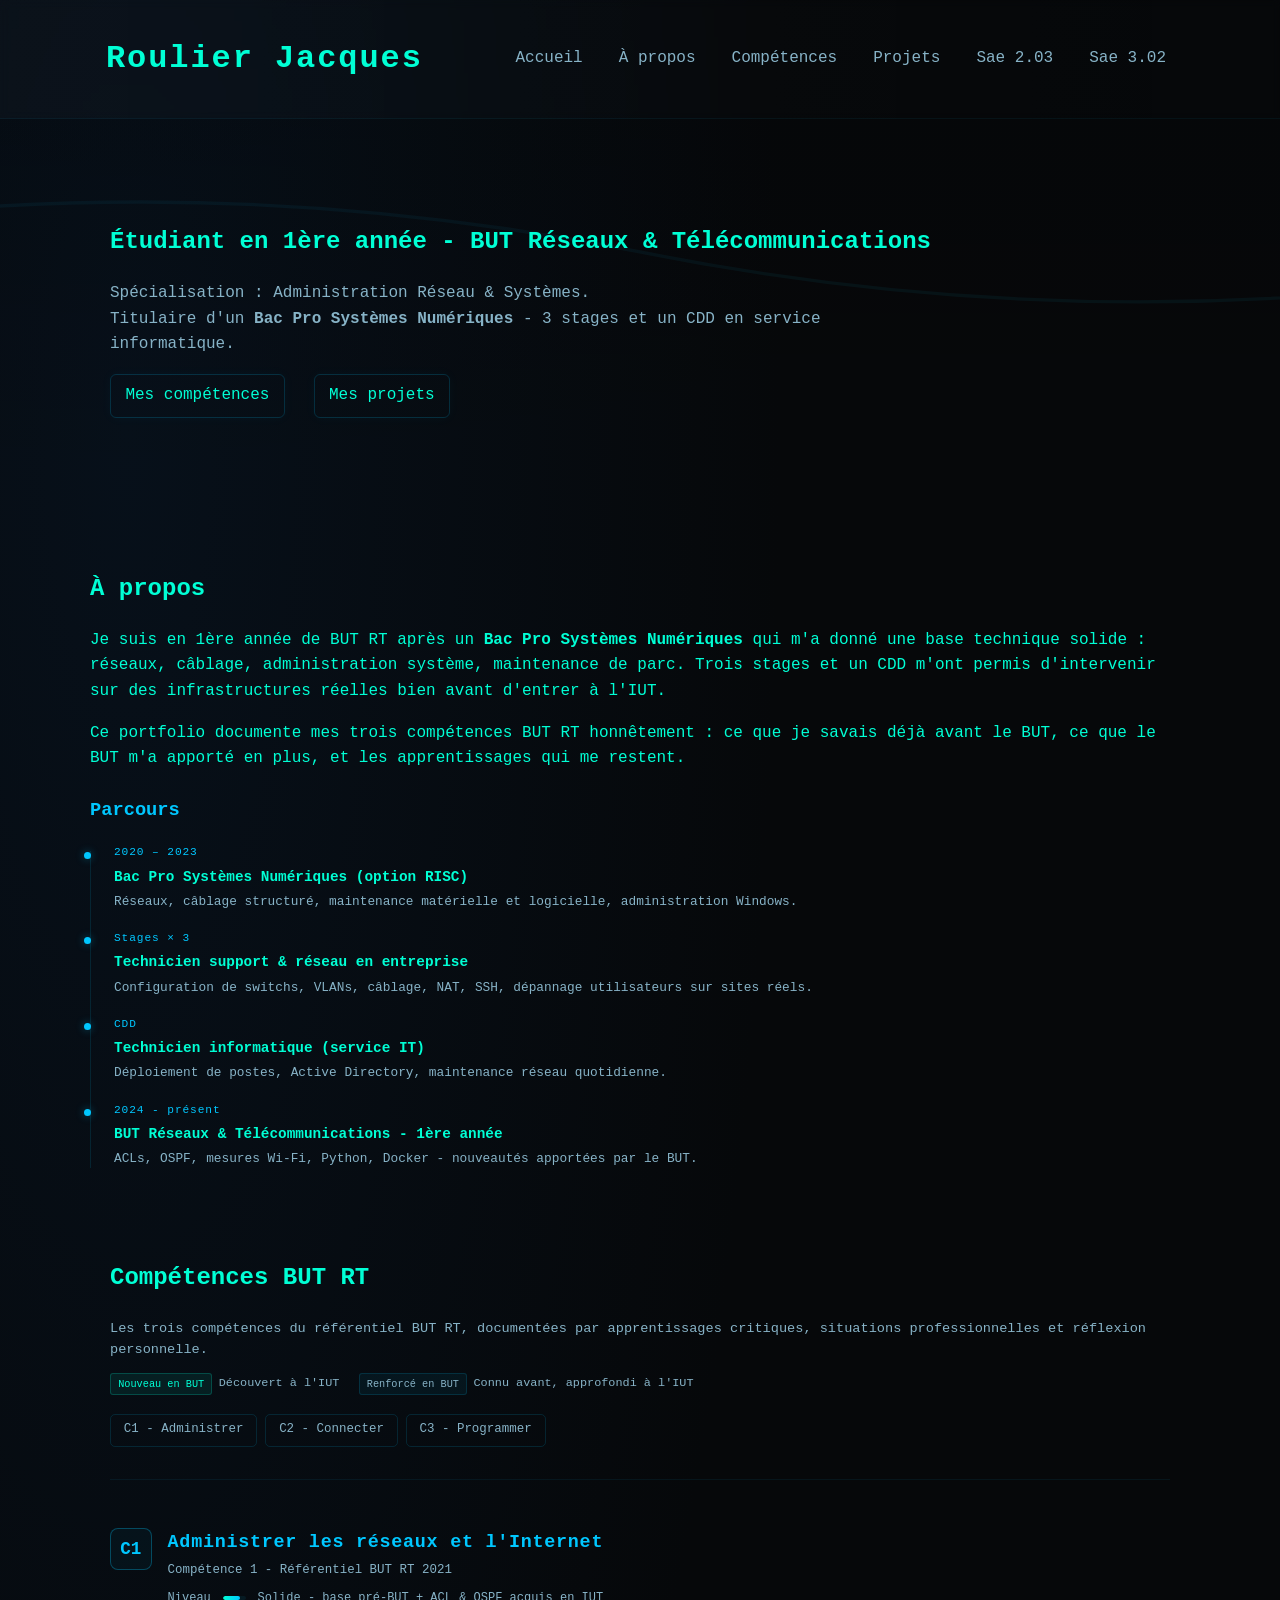
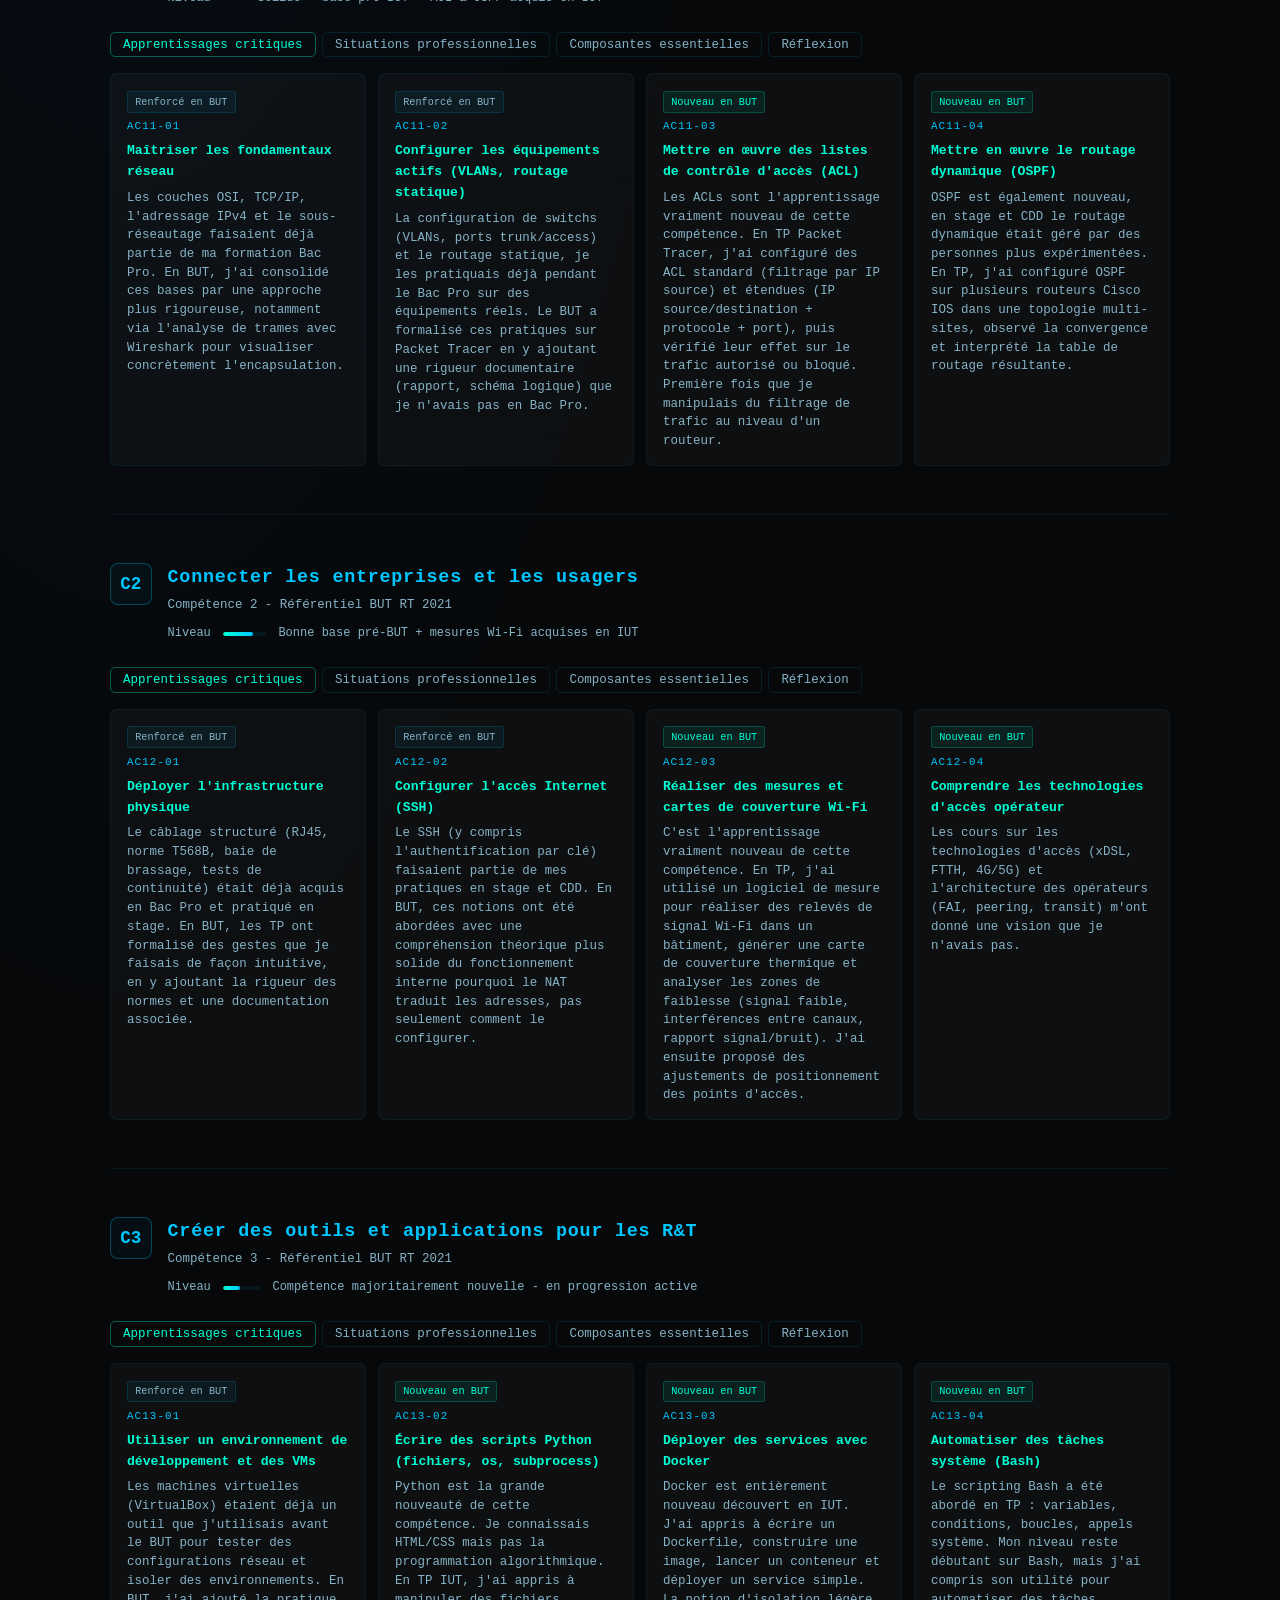
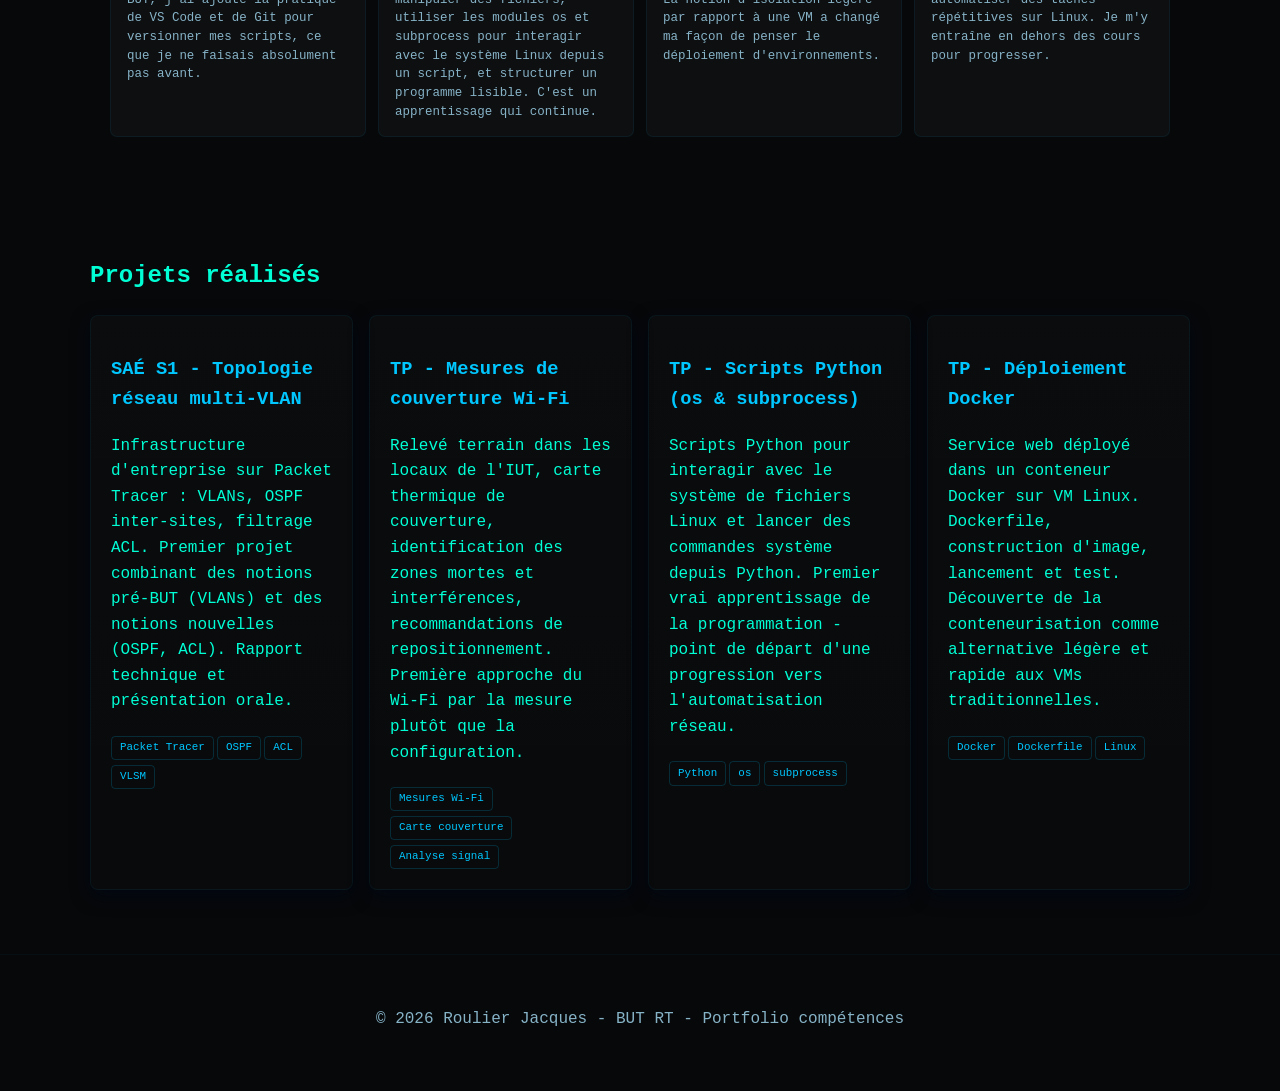
<file: index.html>
<!doctype html>
<html lang="fr">
<head>
	<meta charset="utf-8">
	<meta http-equiv="X-UA-Compatible" content="IE=edge">
	<meta name="viewport" content="width=device-width, initial-scale=1">
	<meta name="description" content="Portfolio BUT RT — Roulier Jacques — Compétences et parcours.">
	<meta name="author" content="Roulier Jacques">
	<meta name="theme-color" content="#06080a">
	<title>Portfolio - Roulier Jacques (BUT RT)</title>
	<link rel="icon" href="favicon.ico">
	<link rel="stylesheet" href="styles.css">
</head>
<body class="cyber">
	<a class="skip-link" href="#main">Aller au contenu</a>

	<header class="site-header">
		<div class="container header-inner">
			<h1 class="site-title"><a href="#">Roulier Jacques</a></h1>
			<nav class="main-nav" aria-label="Navigation principale">
				<ul>
					<li><a href="#accueil">Accueil</a></li>
					<li><a href="#apropos">À propos</a></li>
					<li><a href="#competences">Compétences</a></li>
					<li><a href="#projets">Projets</a></li>
					<li><a href="sae2.03.html">Sae 2.03</a></li>
					<li><a href="sae3.02.html">Sae 3.02</a></li>
				</ul>
			</nav>
		</div>
	</header>

	<main id="main" role="main">

		<section id="accueil" class="hero">
			<div class="container">
				<h2>Étudiant en 1ère année - BUT Réseaux &amp; Télécommunications</h2>
				<p class="lead">
					Spécialisation : Administration Réseau &amp; Systèmes.<br>
					Titulaire d'un <strong>Bac Pro Systèmes Numériques</strong> - 3 stages et un CDD en service informatique.
				</p>
				<p>
					<a class="btn" href="#competences">Mes compétences</a>
					&nbsp;
					<a class="btn" href="#projets">Mes projets</a>
				</p>
			</div>
		</section>

		<section id="apropos" class="about container">
			<h2>À propos</h2>
			<p>
				Je suis en 1ère année de BUT RT après un <strong>Bac Pro Systèmes Numériques</strong>
				qui m'a donné une base technique solide : réseaux, câblage, administration système,
				maintenance de parc. Trois stages et un CDD m'ont permis d'intervenir sur des
				infrastructures réelles bien avant d'entrer à l'IUT.
			</p>
			<p>
				Ce portfolio documente mes trois compétences BUT RT honnêtement : ce que je savais déjà
				avant le BUT, ce que le BUT m'a apporté en plus, et les apprentissages qui me restent.
			</p>

			<h3 style="margin-top:1.5rem;">Parcours</h3>
			<div class="timeline">
				<div class="tl-item">
					<div class="tl-date">2020 – 2023</div>
					<div class="tl-title">Bac Pro Systèmes Numériques (option RISC)</div>
					<div class="tl-desc">Réseaux, câblage structuré, maintenance matérielle et logicielle, administration Windows.</div>
				</div>
				<div class="tl-item">
					<div class="tl-date">Stages × 3</div>
					<div class="tl-title">Technicien support &amp; réseau en entreprise</div>
					<div class="tl-desc">Configuration de switchs, VLANs, câblage, NAT, SSH, dépannage utilisateurs sur sites réels.</div>
				</div>
				<div class="tl-item">
					<div class="tl-date">CDD</div>
					<div class="tl-title">Technicien informatique (service IT)</div>
					<div class="tl-desc">Déploiement de postes, Active Directory, maintenance réseau quotidienne.</div>
				</div>
				<div class="tl-item">
					<div class="tl-date">2024 - présent</div>
					<div class="tl-title">BUT Réseaux &amp; Télécommunications - 1ère année</div>
					<div class="tl-desc">ACLs, OSPF, mesures Wi-Fi, Python, Docker - nouveautés apportées par le BUT.</div>
				</div>
			</div>
		</section>

		<section id="competences" class="container">
			<h2>Compétences BUT RT</h2>
			<p style="color:var(--muted);font-size:0.85rem;margin-bottom:0.75rem;">
				Les trois compétences du référentiel BUT RT, documentées par apprentissages critiques,
				situations professionnelles et réflexion personnelle.
			</p>
			<div class="legend">
				<div class="legend-item">
					<span class="ac-origin nouveau" style="margin:0;">Nouveau en BUT</span>
					<span>Découvert à l'IUT</span>
				</div>
				<div class="legend-item">
					<span class="ac-origin renforce" style="margin:0;">Renforcé en BUT</span>
					<span>Connu avant, approfondi à l'IUT</span>
				</div>
			</div>

			<nav class="comp-nav" aria-label="Navigation compétences">
				<a href="#c1">C1 - Administrer</a>
				<a href="#c2">C2 - Connecter</a>
				<a href="#c3">C3 - Programmer</a>
			</nav>

			<!-- C1 -->
			<div id="c1" class="competence-section">
				<div class="competence-header">
					<div class="competence-badge">C1</div>
					<div>
						<h3 class="competence-title">Administrer les réseaux et l'Internet</h3>
						<p class="competence-subtitle">Compétence 1 - Référentiel BUT RT 2021</p>
						<div class="level-bar">
							<span>Niveau</span>
							<div class="bar-track"><div class="bar-fill" style="width:75%"></div></div>
							<span>Solide - base pré-BUT + ACL &amp; OSPF acquis en IUT</span>
						</div>
					</div>
				</div>

				<div class="tabs">
					<button class="tab-btn active" onclick="switchTab(this,'c1-ac')">Apprentissages critiques</button>
					<button class="tab-btn" onclick="switchTab(this,'c1-sit')">Situations professionnelles</button>
					<button class="tab-btn" onclick="switchTab(this,'c1-ce')">Composantes essentielles</button>
					<button class="tab-btn" onclick="switchTab(this,'c1-ref')">Réflexion</button>
				</div>

				<div id="c1-ac" class="tab-panel active">
					<div class="ac-grid">
						<div class="ac-item">
							<div class="ac-origin renforce">Renforcé en BUT</div>
							<div class="ac-code">AC11-01</div>
							<div class="ac-label">Maîtriser les fondamentaux réseau</div>
							<div class="ac-desc">
								Les couches OSI, TCP/IP, l'adressage IPv4 et le sous-réseautage faisaient
								déjà partie de ma formation Bac Pro. En BUT, j'ai consolidé ces bases par
								une approche plus rigoureuse, notamment via l'analyse de trames avec
								Wireshark pour visualiser concrètement l'encapsulation.
							</div>
						</div>
						<div class="ac-item">
							<div class="ac-origin renforce">Renforcé en BUT</div>
							<div class="ac-code">AC11-02</div>
							<div class="ac-label">Configurer les équipements actifs (VLANs, routage statique)</div>
							<div class="ac-desc">
								La configuration de switchs (VLANs, ports trunk/access) et le routage statique,
								je les pratiquais déjà pendant le Bac Pro sur des équipements réels.
								Le BUT a formalisé ces pratiques sur Packet Tracer en y ajoutant
								une rigueur documentaire (rapport, schéma logique) que je n'avais pas en Bac Pro.
							</div>
						</div>
						<div class="ac-item">
							<div class="ac-origin nouveau">Nouveau en BUT</div>
							<div class="ac-code">AC11-03</div>
							<div class="ac-label">Mettre en œuvre des listes de contrôle d'accès (ACL)</div>
							<div class="ac-desc">
								Les ACLs sont l'apprentissage vraiment nouveau de cette compétence.
								En TP Packet Tracer, j'ai configuré des ACL standard (filtrage par IP source)
								et étendues (IP source/destination + protocole + port), puis vérifié leur
								effet sur le trafic autorisé ou bloqué. Première fois que je manipulais
								du filtrage de trafic au niveau d'un routeur.
							</div>
						</div>
						<div class="ac-item">
							<div class="ac-origin nouveau">Nouveau en BUT</div>
							<div class="ac-code">AC11-04</div>
							<div class="ac-label">Mettre en œuvre le routage dynamique (OSPF)</div>
							<div class="ac-desc">
								OSPF est également nouveau, en stage et CDD le routage dynamique était
								géré par des personnes plus expérimentées. En TP, j'ai configuré OSPF
								sur plusieurs routeurs Cisco IOS dans une topologie multi-sites,
								observé la convergence et interprété la table de routage résultante.
							</div>
						</div>
					</div>
				</div>

				<div id="c1-sit" class="tab-panel">
					<div class="situation-card">
						<h4>CDD — Administration réseau quotidienne</h4>
						<p>
							Intervention sur le réseau local : remplacement d'un switch, vérification des VLANs
							par service (voix / données), tests de connectivité. Une situation que je maîtrisais
							bien grâce à mes stages j'ai pu être autonome rapidement.
						</p>
						<div><span class="tag">VLANs</span><span class="tag">Switch managé</span><span class="tag">Environnement réel</span></div>
					</div>
				</div>

				<div id="c1-ce" class="tab-panel">
					<ul class="ce-list">
						<li>En respectant les principes fondamentaux des architectures réseau (couches, protocoles, adressage)</li>
						<li>En tenant compte des contraintes de sécurité notamment via le filtrage ACL pour contrôler les flux</li>
						<li>En documentant les configurations et topologies pour assurer la maintenabilité</li>
						<li>En utilisant des outils de simulation (Packet Tracer) pour valider les configurations</li>
						<li>En adoptant une démarche méthodique de diagnostic (ping, traceroute, show ip route, show access-lists)</li>
					</ul>
				</div>

				<div id="c1-ref" class="tab-panel">
					<div class="reflexion-block">
						<strong>Ce que je savais avant, ce que le BUT m'a vraiment apporté :</strong><br><br>
						Avant le BUT, les VLANs et la configuration de switchs faisaient partie de mon quotidien
						en Bac Pro. Je n'avais pas de lacune à ce niveau j'intervenais sur des
						équipements réels avec une bonne autonomie.<br><br>
						Ce que le BUT m'a vraiment apporté, c'est d'abord les <strong>ACLs</strong>. Je savais
						que le filtrage réseau existait, mais je ne l'avais jamais configuré moi-même.
						Comprendre la logique de traitement (lecture séquentielle des règles, deny implicite
						final) m'a donné une vision beaucoup plus précise de ce que fait réellement un routeur
						sur le trafic et m'a fait comprendre pourquoi certaines communications échouaient
						sans raison apparente dans mes anciens environnements de stage.<br><br>
						<strong>OSPF</strong> a aussi été une vraie découverte : en entreprise, le routage
						dynamique était géré par des gens plus expérimentés. Comprendre comment les routeurs
						échangent leurs routes et convergent automatiquement m'a aidé à comprendre des
						comportements réseau que j'observais sans pouvoir les expliquer avant.<br><br>
						Ce que je veux approfondir : la sécurité réseau plus avancée (pare-feu étatique, DMZ)
						et la supervision (Zabbix) que j'aborderai en S3/S4.
					</div>
				</div>
			</div>

			<!-- C2 -->
			<div id="c2" class="competence-section">
				<div class="competence-header">
					<div class="competence-badge">C2</div>
					<div>
						<h3 class="competence-title">Connecter les entreprises et les usagers</h3>
						<p class="competence-subtitle">Compétence 2 - Référentiel BUT RT 2021</p>
						<div class="level-bar">
							<span>Niveau</span>
							<div class="bar-track"><div class="bar-fill" style="width:70%"></div></div>
							<span>Bonne base pré-BUT + mesures Wi-Fi acquises en IUT</span>
						</div>
					</div>
				</div>

				<div class="tabs">
					<button class="tab-btn active" onclick="switchTab(this,'c2-ac')">Apprentissages critiques</button>
					<button class="tab-btn" onclick="switchTab(this,'c2-sit')">Situations professionnelles</button>
					<button class="tab-btn" onclick="switchTab(this,'c2-ce')">Composantes essentielles</button>
					<button class="tab-btn" onclick="switchTab(this,'c2-ref')">Réflexion</button>
				</div>

				<div id="c2-ac" class="tab-panel active">
					<div class="ac-grid">
						<div class="ac-item">
							<div class="ac-origin renforce">Renforcé en BUT</div>
							<div class="ac-code">AC12-01</div>
							<div class="ac-label">Déployer l'infrastructure physique</div>
							<div class="ac-desc">
								Le câblage structuré (RJ45, norme T568B, baie de brassage, tests de continuité)
								était déjà acquis en Bac Pro et pratiqué en stage. En BUT, les TP ont formalisé
								des gestes que je faisais de façon intuitive, en y ajoutant la rigueur
								des normes et une documentation associée.
							</div>
						</div>
						<div class="ac-item">
							<div class="ac-origin renforce">Renforcé en BUT</div>
							<div class="ac-code">AC12-02</div>
							<div class="ac-label">Configurer l'accès Internet (SSH)</div>
							<div class="ac-desc">
								Le SSH (y compris l'authentification par clé) faisaient partie
								de mes pratiques en stage et CDD. En BUT, ces notions ont été abordées avec
								une compréhension théorique plus solide du fonctionnement interne pourquoi
								le NAT traduit les adresses, pas seulement comment le configurer.
							</div>
						</div>
						<div class="ac-item">
							<div class="ac-origin nouveau">Nouveau en BUT</div>
							<div class="ac-code">AC12-03</div>
							<div class="ac-label">Réaliser des mesures et cartes de couverture Wi-Fi</div>
							<div class="ac-desc">
								C'est l'apprentissage vraiment nouveau de cette compétence. En TP, j'ai utilisé
								un logiciel de mesure pour réaliser des relevés de signal Wi-Fi dans un bâtiment,
								générer une carte de couverture thermique et analyser les zones de faiblesse
								(signal faible, interférences entre canaux, rapport signal/bruit).
								J'ai ensuite proposé des ajustements de positionnement des points d'accès.
							</div>
						</div>
						<div class="ac-item">
							<div class="ac-origin nouveau">Nouveau en BUT</div>
							<div class="ac-code">AC12-04</div>
							<div class="ac-label">Comprendre les technologies d'accès opérateur</div>
							<div class="ac-desc">
								Les cours sur les technologies d'accès (xDSL, FTTH, 4G/5G) et l'architecture
								des opérateurs (FAI, peering, transit) m'ont donné une vision que je n'avais
								pas.
							</div>
						</div>
					</div>
				</div>

				<div id="c2-sit" class="tab-panel">
					<div class="situation-card">
						<h4>Stage 1 - Installation réseau sur site</h4>
						<p>
							Déploiement d'un nouveau site : passage de câbles, raccordement des prises
							murales, tests de continuité, étiquetage de la baie. Situation maîtrisée
							j'ai pu être efficace et autonome dès le premier jour.
						</p>
						<div><span class="tag">Câblage structuré</span><span class="tag">Baie de brassage</span><span class="tag">Environnement réel</span></div>
					</div>
					<div class="situation-card">
						<h4>SAE S1 - Mesures de couverture Wi-Fi</h4>
						<p>
							Relevé de signal dans les locaux de l'IUT, génération d'une carte thermique,
							identification des zones mortes et des sources d'interférences entre canaux.
							Première fois que j'abordais le Wi-Fi sous l'angle de la mesure et de la
							validation, plutôt que de la simple configuration d'un point d'accès.
						</p>
						<div><span class="tag">Mesures Wi-Fi</span><span class="tag">Carte couverture</span><span class="tag">Analyse signal</span></div>
					</div>
				</div>

				<div id="c2-ce" class="tab-panel">
					<ul class="ce-list">
						<li>En respectant les normes de câblage (T568B) pour garantir la fiabilité physique de l'infrastructure</li>
						<li>En validant les déploiements sans fil par des mesures terrain — et pas seulement par configuration</li>
						<li>En sécurisant les accès distants par des protocoles robustes (SSH à clé, NAT restrictif)</li>
						<li>En documentant les installations pour faciliter la maintenance et l'usage par les non-techniciens</li>
						<li>En comprenant l'architecture réseau dans sa globalité, du LAN jusqu'à l'accès opérateur</li>
					</ul>
				</div>

				<div id="c2-ref" class="tab-panel">
					<div class="reflexion-block">
						<strong>Ce que je savais avant, ce que le BUT m'a vraiment apporté :</strong><br><br>
						C2 est la compétence où j'avais le plus de bagage avant d'arriver en BUT. Le câblage,
						SSH c'est du quotidien pratiqué en Bac Pro, stage et en CDD. Arriver à l'IUT
						avec cette expérience m'a permis d'être à l'aise sur les TP dès le début et de
						me concentrer sur ce qui était vraiment nouveau pour moi.<br><br>
						Ce que le BUT m'a vraiment apporté ici, c'est la <strong>mesure Wi-Fi</strong>.
						Je savais configurer un point d'accès, mais je n'avais jamais pensé à <em>mesurer</em>
						et <em>valider</em> la couverture. Générer une carte thermique, identifier les zones
						mortes, comprendre les interférences entre canaux c'est une approche méthodique
						que je ne connaissais pas. Elle m'a appris qu'un déploiement Wi-Fi sans mesure
						de validation est un déploiement fait à moitié.<br><br>
						Les cours sur les technologies opérateurs m'ont aussi donné une vision que je
						n'avais pas : avant, Internet commençait à la box. Maintenant je comprends ce
						qui se passe derrière FAI, peering, transit, backbone.<br><br>
						Ce que je veux approfondir : les protocoles Wi-Fi avancés (Wi-Fi 6, roaming) et
						la qualité de service (QoS) pour la voix et la vidéo.
					</div>
				</div>
			</div>

			<!-- C3 -->
			<div id="c3" class="competence-section">
				<div class="competence-header">
					<div class="competence-badge">C3</div>
					<div>
						<h3 class="competence-title">Créer des outils et applications pour les R&T</h3>
						<p class="competence-subtitle">Compétence 3 - Référentiel BUT RT 2021</p>
						<div class="level-bar">
							<span>Niveau</span>
							<div class="bar-track"><div class="bar-fill" style="width:45%"></div></div>
							<span>Compétence majoritairement nouvelle - en progression active</span>
						</div>
					</div>
				</div>

				<div class="tabs">
					<button class="tab-btn active" onclick="switchTab(this,'c3-ac')">Apprentissages critiques</button>
					<button class="tab-btn" onclick="switchTab(this,'c3-sit')">Situations professionnelles</button>
					<button class="tab-btn" onclick="switchTab(this,'c3-ce')">Composantes essentielles</button>
					<button class="tab-btn" onclick="switchTab(this,'c3-ref')">Réflexion</button>
				</div>

				<div id="c3-ac" class="tab-panel active">
					<div class="ac-grid">
						<div class="ac-item">
							<div class="ac-origin renforce">Renforcé en BUT</div>
							<div class="ac-code">AC13-01</div>
							<div class="ac-label">Utiliser un environnement de développement et des VMs</div>
							<div class="ac-desc">
								Les machines virtuelles (VirtualBox) étaient déjà un outil que j'utilisais
								avant le BUT pour tester des configurations réseau et isoler des environnements.
								En BUT, j'ai ajouté la pratique de VS Code et de Git pour versionner mes
								scripts, ce que je ne faisais absolument pas avant.
							</div>
						</div>
						<div class="ac-item">
							<div class="ac-origin nouveau">Nouveau en BUT</div>
							<div class="ac-code">AC13-02</div>
							<div class="ac-label">Écrire des scripts Python (fichiers, os, subprocess)</div>
							<div class="ac-desc">
								Python est la grande nouveauté de cette compétence. Je connaissais HTML/CSS
								mais pas la programmation algorithmique. En TP IUT, j'ai appris à manipuler
								des fichiers, utiliser les modules <code>os</code> et <code>subprocess</code>
								pour interagir avec le système Linux depuis un script, et structurer un
								programme lisible. C'est un apprentissage qui continue.
							</div>
						</div>
						<div class="ac-item">
							<div class="ac-origin nouveau">Nouveau en BUT</div>
							<div class="ac-code">AC13-03</div>
							<div class="ac-label">Déployer des services avec Docker</div>
							<div class="ac-desc">
								Docker est entièrement nouveau découvert en IUT. J'ai appris à écrire un
								<code>Dockerfile</code>, construire une image, lancer un conteneur et
								déployer un service simple. La notion d'isolation légère par rapport à
								une VM a changé ma façon de penser le déploiement d'environnements.
							</div>
						</div>
						<div class="ac-item">
							<div class="ac-origin nouveau">Nouveau en BUT</div>
							<div class="ac-code">AC13-04</div>
							<div class="ac-label">Automatiser des tâches système (Bash)</div>
							<div class="ac-desc">
								Le scripting Bash a été abordé en TP : variables, conditions, boucles,
								appels système. Mon niveau reste débutant sur Bash, mais j'ai compris son
								utilité pour automatiser des tâches répétitives sur Linux. Je m'y entraîne
								en dehors des cours pour progresser.
							</div>
						</div>
					</div>
				</div>

				<div id="c3-sit" class="tab-panel">
					<div class="situation-card">
						<h4>TP IUT - Scripts Python : fichiers et système</h4>
						<p>
							Écriture de scripts Python utilisant <code>os</code> et <code>subprocess</code>
							pour interagir avec le système de fichiers Linux et lancer des commandes système
							depuis Python. Ces TP ont été mon vrai point d'entrée dans la programmation
							avant, je n'avais jamais écrit de code structuré hors HTML/CSS.
						</p>
						<div><span class="tag">Python</span><span class="tag">os</span><span class="tag">subprocess</span><span class="tag">Linux</span></div>
					</div>
					<div class="situation-card">
						<h4>TP IUT - Déploiement d'un service avec Docker</h4>
						<p>
							Écriture d'un Dockerfile, construction de l'image, lancement du conteneur et
							vérification du service. Comparaison directe avec une VM : même isolation,
							démarrage en secondes au lieu de minutes, empreinte bien plus légère.
							Cette différence m'a convaincu de l'intérêt des conteneurs.
						</p>
						<div><span class="tag">Docker</span><span class="tag">Dockerfile</span><span class="tag">Linux</span></div>
					</div>
					<div class="situation-card">
						<h4>Pratique personnelle - HTML/CSS (avant le BUT)</h4>
						<p>
							Avant d'entrer en BUT RT, j'avais réalisé ce site portfolio en HTML/CSS
							mon seul bagage en "développement" à l'époque. Ce portfolio en est la preuve
							concrète, et illustre le chemin parcouru depuis : du HTML statique vers Python
							et Docker grâce au BUT.
						</p>
						<div><span class="tag">HTML</span><span class="tag">CSS</span><span class="tag">Pratique personnelle</span></div>
					</div>
				</div>

				<div id="c3-ce" class="tab-panel">
					<ul class="ce-list">
						<li>En adoptant une approche structurée de l'écriture de scripts : lisibilité, commentaires, gestion des cas d'erreur</li>
						<li>En choisissant l'outil adapté à la situation (script Python léger, conteneur Docker, VM)</li>
						<li>En répondant à un besoin concret d'automatisation ou de déploiement dans un contexte réseau ou système</li>
						<li>En documentant les outils produits pour permettre leur réutilisation par d'autres</li>
						<li>En testant les scripts sur des environnements représentatifs avant de les considérer comme fiables</li>
					</ul>
				</div>

				<div id="c3-ref" class="tab-panel">
					<div class="reflexion-block">
						<strong>Ce que je savais avant, ce que le BUT m'a vraiment apporté :</strong><br><br>
						C3 est la compétence où j'avais le moins de base en arrivant en BUT. Je connaissais
						HTML/CSS pour faire des pages web statiques, et j'utilisais des VMs mais je n'avais
						jamais vraiment programmé. Pas de Python, pas de Bash, pas de Docker.<br><br>
						Les TP Python m'ont confronté à une façon de penser que je n'avais pas : décomposer
						un problème en étapes, écrire des instructions que la machine exécute dans l'ordre.
						Les modules <code>os</code> et <code>subprocess</code> m'ont montré que Python
						pouvait interagir directement avec le système Linux ce qui ouvre la porte à
						l'<strong>automatisation des tâches réseau</strong>, qui est exactement ce qui
						m'intéresse dans mon parcours RT.<br><br>
						Docker a aussi été une révélation. Là où j'attendais plusieurs minutes le démarrage
						d'une VM, un conteneur est opérationnel en secondes. Cette légèreté change
						complètement l'approche du déploiement de services et je comprends maintenant
						pourquoi c'est devenu un standard dans les environnements professionnels.<br><br>
						Je suis honnête sur mon niveau actuel : c'est la compétence où j'ai le plus de
						progression devant moi. Mon objectif est de combiner Python et les bibliothèques
						réseau (<code>socket</code>, <code>Netmiko</code>) pour automatiser la configuration
						d'équipements là où mes compétences C1 et C3 se rejoindraient concrètement.
					</div>
				</div>
			</div>

		</section>

		<section id="projets" class="container projects">
			<h2>Projets réalisés</h2>
			<div class="grid">
				<article class="card">
					<h3>SAÉ S1 - Topologie réseau multi-VLAN</h3>
					<p>Infrastructure d'entreprise sur Packet Tracer : VLANs, OSPF inter-sites, filtrage ACL. Premier projet combinant des notions pré-BUT (VLANs) et des notions nouvelles (OSPF, ACL). Rapport technique et présentation orale.</p>
					<div><span class="tag">Packet Tracer</span><span class="tag">OSPF</span><span class="tag">ACL</span><span class="tag">VLSM</span></div>
				</article>
				<article class="card">
					<h3>TP - Mesures de couverture Wi-Fi</h3>
					<p>Relevé terrain dans les locaux de l'IUT, carte thermique de couverture, identification des zones mortes et interférences, recommandations de repositionnement. Première approche du Wi-Fi par la mesure plutôt que la configuration.</p>
					<div><span class="tag">Mesures Wi-Fi</span><span class="tag">Carte couverture</span><span class="tag">Analyse signal</span></div>
				</article>
				<article class="card">
					<h3>TP - Scripts Python (os &amp; subprocess)</h3>
					<p>Scripts Python pour interagir avec le système de fichiers Linux et lancer des commandes système depuis Python. Premier vrai apprentissage de la programmation - point de départ d'une progression vers l'automatisation réseau.</p>
					<div><span class="tag">Python</span><span class="tag">os</span><span class="tag">subprocess</span></div>
				</article>
				<article class="card">
					<h3>TP - Déploiement Docker</h3>
					<p>Service web déployé dans un conteneur Docker sur VM Linux. Dockerfile, construction d'image, lancement et test. Découverte de la conteneurisation comme alternative légère et rapide aux VMs traditionnelles.</p>
					<div><span class="tag">Docker</span><span class="tag">Dockerfile</span><span class="tag">Linux</span></div>
				</article>
			</div>
		</section>

	</main>

	<footer class="site-footer">
		<div class="container">
			<p>&copy; 2026 Roulier Jacques - BUT RT - Portfolio compétences</p>
		</div>
	</footer>

	<script>
		function switchTab(btn, panelId) {
			const section = btn.closest('.competence-section');
			section.querySelectorAll('.tab-btn').forEach(b => b.classList.remove('active'));
			section.querySelectorAll('.tab-panel').forEach(p => p.classList.remove('active'));
			btn.classList.add('active');
			document.getElementById(panelId).classList.add('active');
		}
	</script>
</body>
</html>
</file>
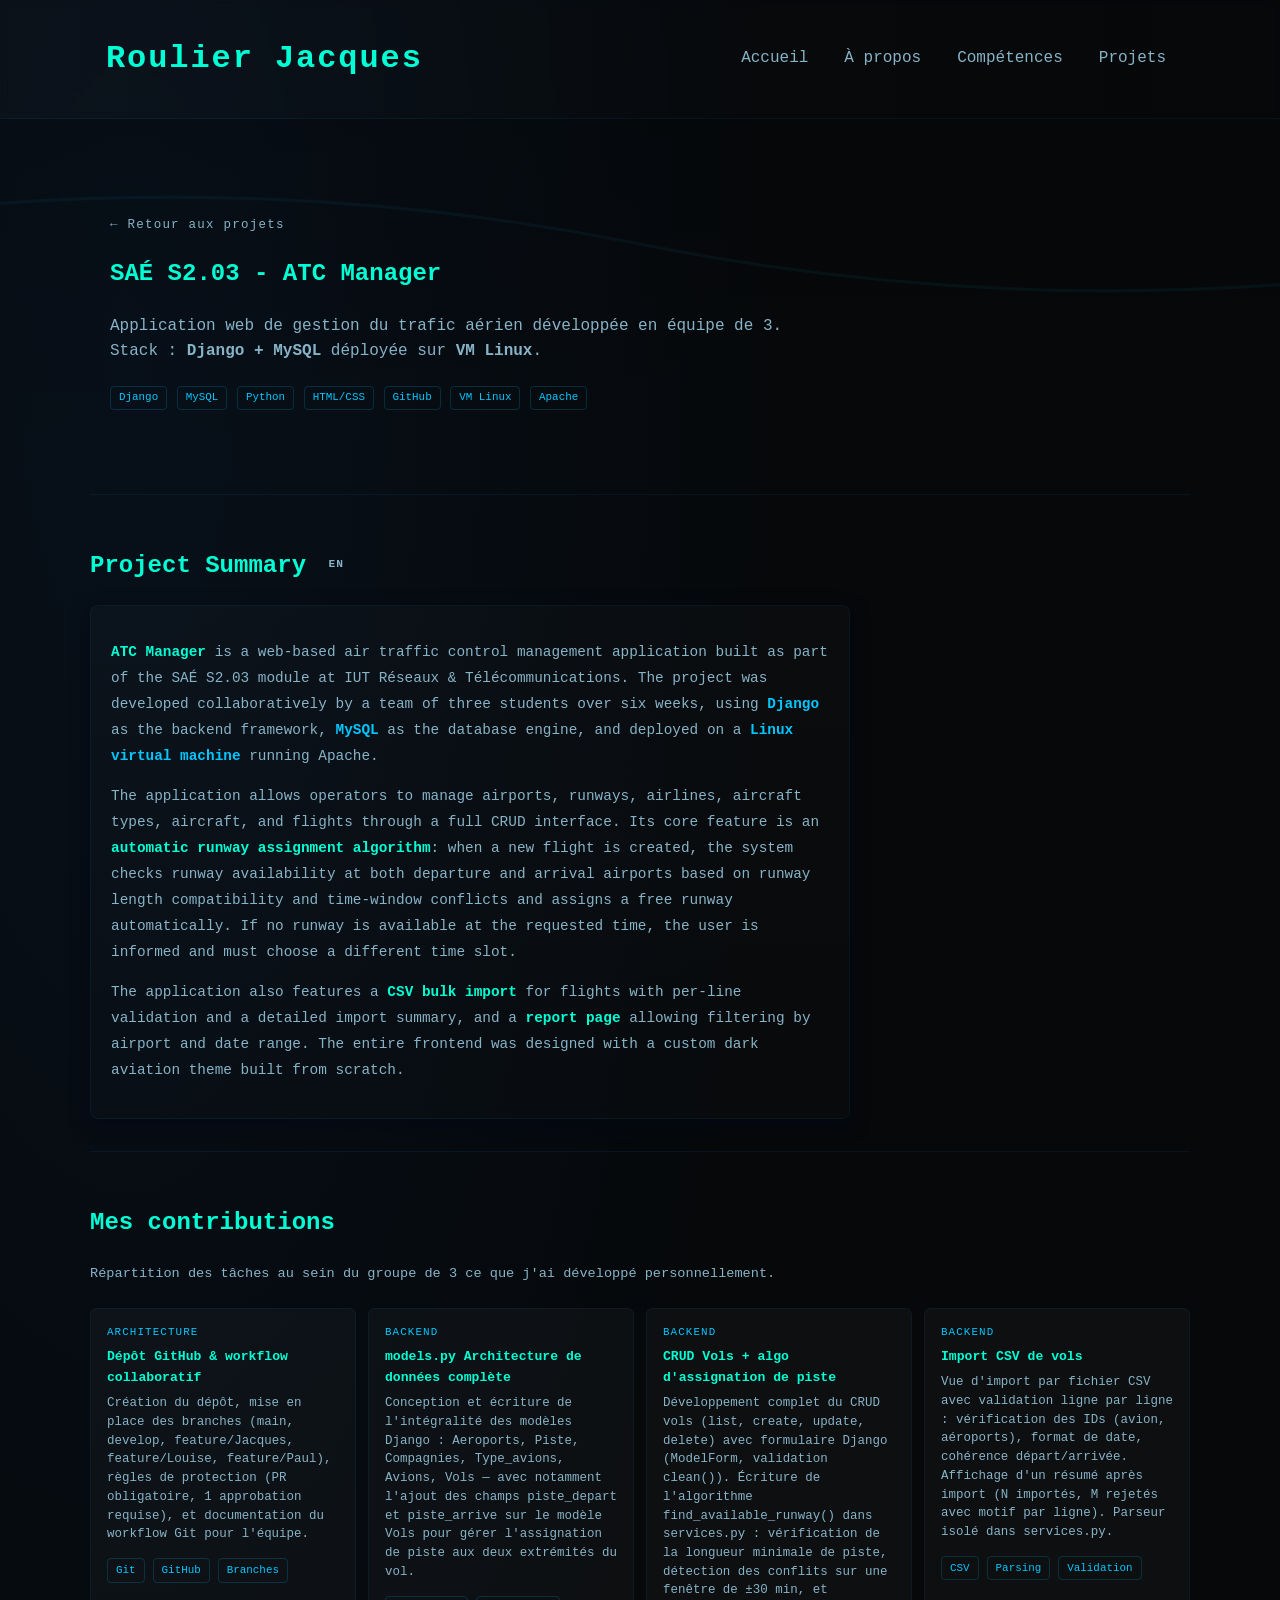
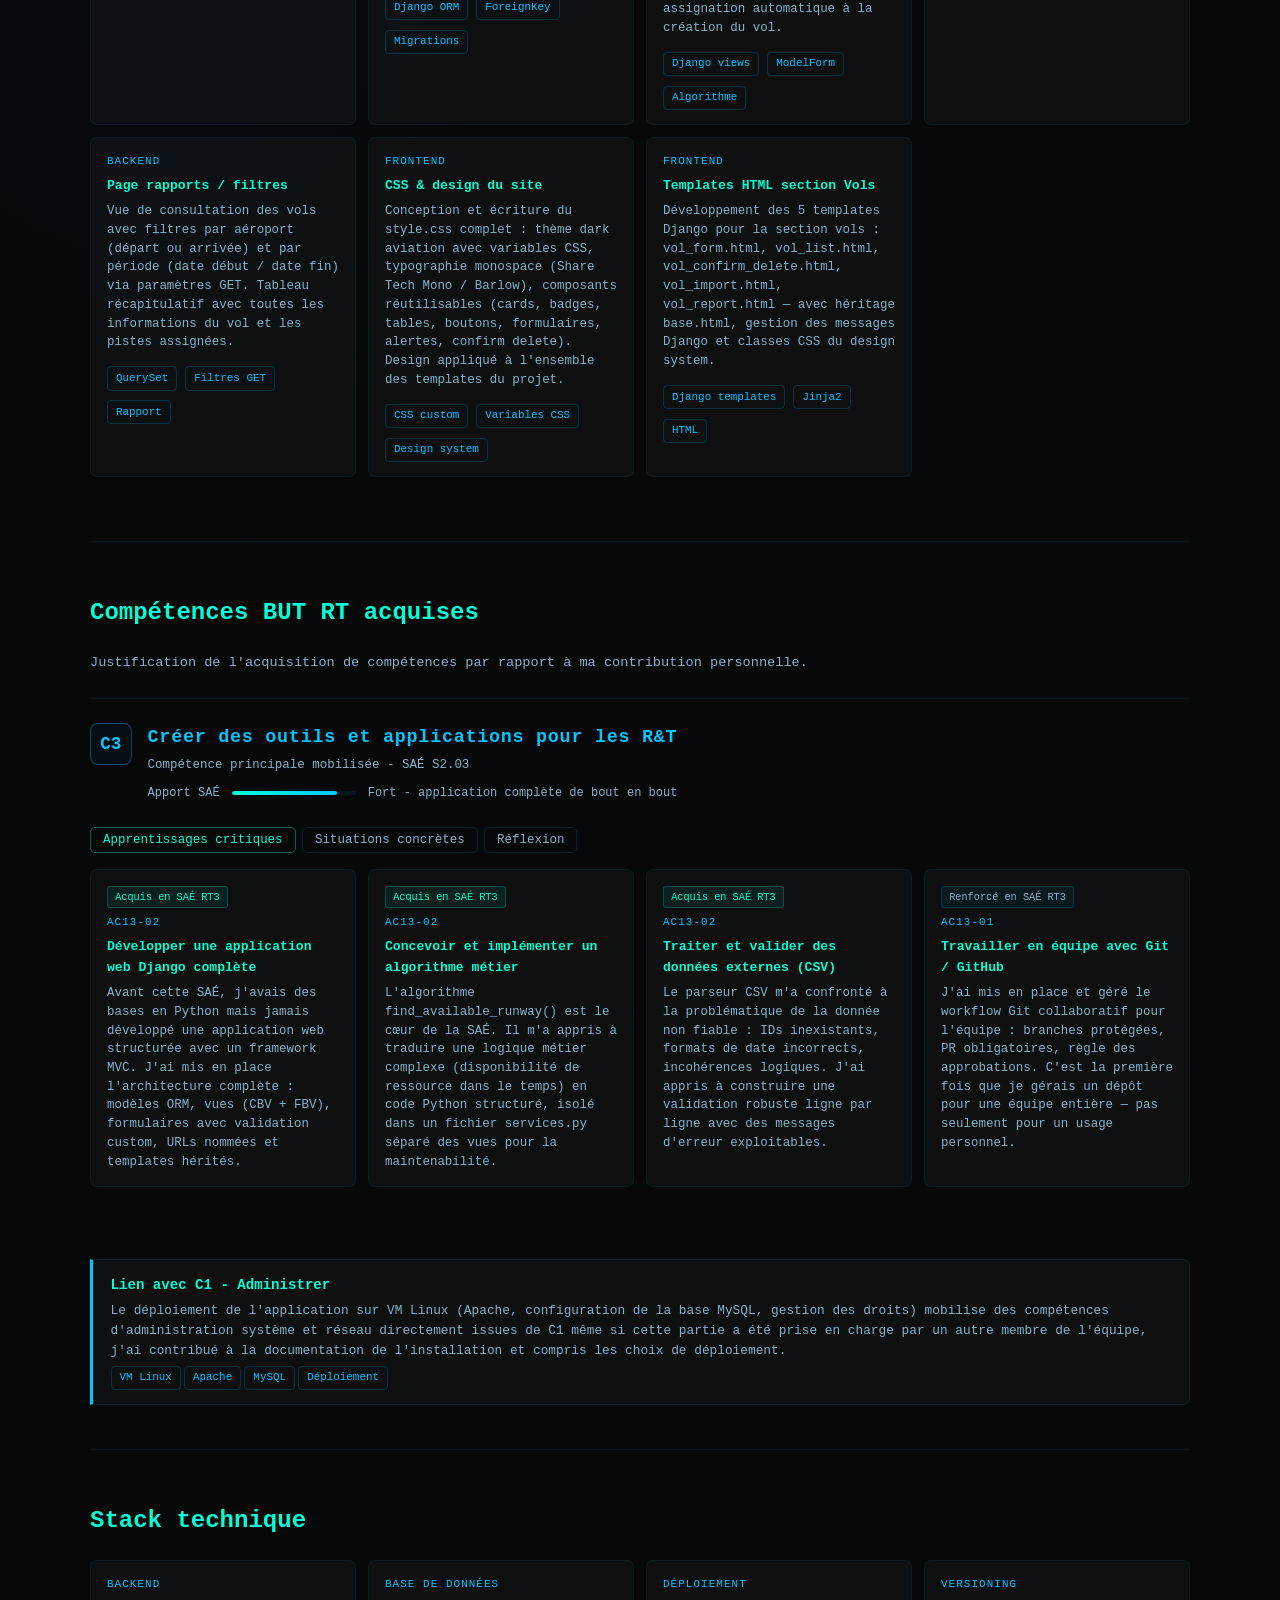
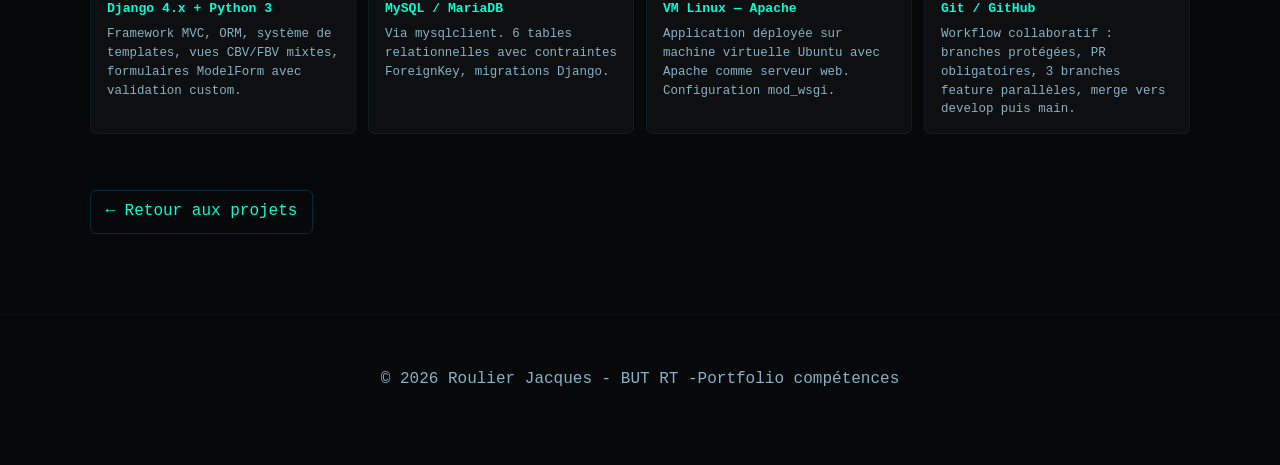
<file: sae2.03.html>
<!doctype html>
<html lang="fr">
<head>
	<meta charset="utf-8">
	<meta http-equiv="X-UA-Compatible" content="IE=edge">
	<meta name="viewport" content="width=device-width, initial-scale=1">
	<meta name="description" content="SAÉ RT3 — ATC Manager — Fiche projet portfolio BUT RT Roulier Jacques">
	<meta name="author" content="Roulier Jacques">
	<meta name="theme-color" content="#06080a">
	<title>SAÉ RT3 - ATC Manager - Roulier Jacques</title>
	<link rel="icon" href="favicon.ico">
	<link rel="stylesheet" href="styles.css">
</head>
<body class="cyber">
	<a class="skip-link" href="#main">Aller au contenu</a>
	<header class="site-header">
		<div class="container header-inner">
			<h1 class="site-title"><a href="index.html">Roulier Jacques</a></h1>
			<nav class="main-nav" aria-label="Navigation principale">
				<ul>
					<li><a href="index.html#accueil">Accueil</a></li>
					<li><a href="index.html#apropos">À propos</a></li>
					<li><a href="index.html#competences">Compétences</a></li>
					<li><a href="index.html#projets">Projets</a></li>
				</ul>
			</nav>
		</div>
	</header>

	<main id="main" role="main">

		<!-- ── HERO ── -->
		<section class="hero">
			<div class="container">
				<p style="font-size:0.78rem;color:var(--muted);letter-spacing:0.1em;margin-bottom:0.5rem;">
					<a href="index.html#projets" style="color:var(--muted);text-decoration:none;">← Retour aux projets</a>
				</p>
				<h2>SAÉ S2.03 - ATC Manager</h2>
				<p class="lead">
					Application web de gestion du trafic aérien développée en équipe de 3.<br>
					Stack : <strong>Django + MySQL</strong> déployée sur <strong>VM Linux</strong>.
				</p>
				<div style="display:flex;flex-wrap:wrap;gap:0.4rem;margin-top:1rem;">
					<span class="tag">Django</span>
					<span class="tag">MySQL</span>
					<span class="tag">Python</span>
					<span class="tag">HTML/CSS</span>
					<span class="tag">GitHub</span>
					<span class="tag">VM Linux</span>
					<span class="tag">Apache</span>
				</div>
			</div>
		</section>

		<!-- ── ENGLISH SUMMARY ── -->
		<section class="container" style="padding:2rem 0;border-top:1px solid rgba(0,200,255,0.07);">
			<h2>Project Summary <span style="font-size:0.7rem;color:var(--muted);letter-spacing:0.1em;vertical-align:middle;margin-left:0.5rem;">EN</span></h2>
			<div class="card" style="max-width:760px;">
				<p style="color:var(--muted);font-size:0.9rem;line-height:1.8;">
					<strong style="color:var(--neon);">ATC Manager</strong> is a web-based air traffic control management application
					built as part of the SAÉ S2.03 module at IUT Réseaux &amp; Télécommunications.
					The project was developed collaboratively by a team of three students over six weeks,
					using <strong style="color:var(--accent);">Django</strong> as the backend framework,
					<strong style="color:var(--accent);">MySQL</strong> as the database engine,
					and deployed on a <strong style="color:var(--accent);">Linux virtual machine</strong>
					running Apache.
				</p>
				<p style="color:var(--muted);font-size:0.9rem;line-height:1.8;margin-top:0.75rem;">
					The application allows operators to manage airports, runways, airlines, aircraft types,
					aircraft, and flights through a full CRUD interface. Its core feature is an
					<strong style="color:var(--neon);">automatic runway assignment algorithm</strong>:
					when a new flight is created, the system checks runway availability at both
					departure and arrival airports based on runway length compatibility and
					time-window conflicts and assigns a free runway automatically.
					If no runway is available at the requested time, the user is informed and must
					choose a different time slot.
				</p>
				<p style="color:var(--muted);font-size:0.9rem;line-height:1.8;margin-top:0.75rem;">
					The application also features a <strong style="color:var(--neon);">CSV bulk import</strong>
					for flights with per-line validation and a detailed import summary,
					and a <strong style="color:var(--neon);">report page</strong> allowing filtering
					by airport and date range. The entire frontend was designed with a custom
					dark aviation theme built from scratch.
				</p>
			</div>
		</section>

		<!-- ── MES CONTRIBUTIONS ── -->
		<section class="container" style="padding:2rem 0;border-top:1px solid rgba(0,200,255,0.07);">
			<h2>Mes contributions</h2>
			<p style="color:var(--muted);font-size:0.85rem;margin-bottom:1.5rem;">
				Répartition des tâches au sein du groupe de 3 ce que j'ai développé personnellement.
			</p>

			<div class="ac-grid" style="margin-bottom:2rem;">

				<div class="ac-item">
					<div class="ac-code">ARCHITECTURE</div>
					<div class="ac-label">Dépôt GitHub & workflow collaboratif</div>
					<div class="ac-desc">
						Création du dépôt, mise en place des branches (<code>main</code>, <code>develop</code>,
						<code>feature/Jacques</code>, <code>feature/Louise</code>, <code>feature/Paul</code>),
						règles de protection (PR obligatoire, 1 approbation requise), et documentation
						du workflow Git pour l'équipe.
					</div>
					<div style="display:flex;flex-wrap:wrap;gap:0.3rem;margin-top:0.6rem;">
						<span class="tag">Git</span><span class="tag">GitHub</span><span class="tag">Branches</span>
					</div>
				</div>

				<div class="ac-item">
					<div class="ac-code">BACKEND</div>
					<div class="ac-label">models.py Architecture de données complète</div>
					<div class="ac-desc">
						Conception et écriture de l'intégralité des modèles Django :
						<code>Aeroports</code>, <code>Piste</code>, <code>Compagnies</code>,
						<code>Type_avions</code>, <code>Avions</code>, <code>Vols</code>
						— avec notamment l'ajout des champs <code>piste_depart</code> et
						<code>piste_arrive</code> sur le modèle <code>Vols</code> pour gérer
						l'assignation de piste aux deux extrémités du vol.
					</div>
					<div style="display:flex;flex-wrap:wrap;gap:0.3rem;margin-top:0.6rem;">
						<span class="tag">Django ORM</span><span class="tag">ForeignKey</span><span class="tag">Migrations</span>
					</div>
				</div>

				<div class="ac-item">
					<div class="ac-code">BACKEND</div>
					<div class="ac-label">CRUD Vols + algo d'assignation de piste</div>
					<div class="ac-desc">
						Développement complet du CRUD vols (list, create, update, delete) avec formulaire
						Django (ModelForm, validation <code>clean()</code>). Écriture de l'algorithme
						<code>find_available_runway()</code> dans <code>services.py</code> :
						vérification de la longueur minimale de piste, détection des conflits sur une
						fenêtre de ±30 min, et assignation automatique à la création du vol.
					</div>
					<div style="display:flex;flex-wrap:wrap;gap:0.3rem;margin-top:0.6rem;">
						<span class="tag">Django views</span><span class="tag">ModelForm</span><span class="tag">Algorithme</span>
					</div>
				</div>

				<div class="ac-item">
					<div class="ac-code">BACKEND</div>
					<div class="ac-label">Import CSV de vols</div>
					<div class="ac-desc">
						Vue d'import par fichier CSV avec validation ligne par ligne :
						vérification des IDs (avion, aéroports), format de date, cohérence
						départ/arrivée. Affichage d'un résumé après import (N importés, M rejetés
						avec motif par ligne). Parseur isolé dans <code>services.py</code>.
					</div>
					<div style="display:flex;flex-wrap:wrap;gap:0.3rem;margin-top:0.6rem;">
						<span class="tag">CSV</span><span class="tag">Parsing</span><span class="tag">Validation</span>
					</div>
				</div>

				<div class="ac-item">
					<div class="ac-code">BACKEND</div>
					<div class="ac-label">Page rapports / filtres</div>
					<div class="ac-desc">
						Vue de consultation des vols avec filtres par aéroport (départ ou arrivée)
						et par période (date début / date fin) via paramètres GET. Tableau récapitulatif
						avec toutes les informations du vol et les pistes assignées.
					</div>
					<div style="display:flex;flex-wrap:wrap;gap:0.3rem;margin-top:0.6rem;">
						<span class="tag">QuerySet</span><span class="tag">Filtres GET</span><span class="tag">Rapport</span>
					</div>
				</div>

				<div class="ac-item">
					<div class="ac-code">FRONTEND</div>
					<div class="ac-label">CSS & design du site</div>
					<div class="ac-desc">
						Conception et écriture du <code>style.css</code> complet : thème dark aviation
						avec variables CSS, typographie monospace (Share Tech Mono / Barlow),
						composants réutilisables (cards, badges, tables, boutons, formulaires,
						alertes, confirm delete). Design appliqué à l'ensemble des templates du projet.
					</div>
					<div style="display:flex;flex-wrap:wrap;gap:0.3rem;margin-top:0.6rem;">
						<span class="tag">CSS custom</span><span class="tag">Variables CSS</span><span class="tag">Design system</span>
					</div>
				</div>

				<div class="ac-item">
					<div class="ac-code">FRONTEND</div>
					<div class="ac-label">Templates HTML section Vols</div>
					<div class="ac-desc">
						Développement des 5 templates Django pour la section vols :
						<code>vol_form.html</code>, <code>vol_list.html</code>,
						<code>vol_confirm_delete.html</code>, <code>vol_import.html</code>,
						<code>vol_report.html</code> — avec héritage <code>base.html</code>,
						gestion des messages Django et classes CSS du design system.
					</div>
					<div style="display:flex;flex-wrap:wrap;gap:0.3rem;margin-top:0.6rem;">
						<span class="tag">Django templates</span><span class="tag">Jinja2</span><span class="tag">HTML</span>
					</div>
				</div>

			</div>
		</section>

		<!-- ── COMPÉTENCES ACQUISES ── -->
		<section class="container" style="padding:2rem 0;border-top:1px solid rgba(0,200,255,0.07);">
			<h2>Compétences BUT RT acquises</h2>
			<p style="color:var(--muted);font-size:0.85rem;margin-bottom:1.5rem;">
				Justification de l'acquisition de compétences par rapport à ma contribution personnelle.
			</p>

			<!-- C3 -->
			<div class="competence-section" style="padding-top:1.5rem;border-top:1px solid rgba(0,200,255,0.07);">
				<div class="competence-header">
					<div class="competence-badge">C3</div>
					<div>
						<h3 class="competence-title">Créer des outils et applications pour les R&T</h3>
						<p class="competence-subtitle">Compétence principale mobilisée - SAÉ S2.03</p>
						<div class="level-bar">
							<span>Apport SAÉ</span>
							<div class="bar-track"><div class="bar-fill" style="width:85%"></div></div>
							<span>Fort - application complète de bout en bout</span>
						</div>
					</div>
				</div>

				<div class="tabs">
					<button class="tab-btn active" onclick="switchTab(this,'rt3-c3-ac')">Apprentissages critiques</button>
					<button class="tab-btn" onclick="switchTab(this,'rt3-c3-sit')">Situations concrètes</button>
					<button class="tab-btn" onclick="switchTab(this,'rt3-c3-ref')">Réflexion</button>
				</div>

				<div id="rt3-c3-ac" class="tab-panel active">
					<div class="ac-grid">
						<div class="ac-item">
							<div class="ac-origin nouveau">Acquis en SAÉ RT3</div>
							<div class="ac-code">AC13-02</div>
							<div class="ac-label">Développer une application web Django complète</div>
							<div class="ac-desc">
								Avant cette SAÉ, j'avais des bases en Python mais jamais développé
								une application web structurée avec un framework MVC. J'ai mis en place
								l'architecture complète : modèles ORM, vues (CBV + FBV), formulaires
								avec validation custom, URLs nommées et templates hérités.
							</div>
						</div>
						<div class="ac-item">
							<div class="ac-origin nouveau">Acquis en SAÉ RT3</div>
							<div class="ac-code">AC13-02</div>
							<div class="ac-label">Concevoir et implémenter un algorithme métier</div>
							<div class="ac-desc">
								L'algorithme <code>find_available_runway()</code> est le cœur de la SAÉ.
								Il m'a appris à traduire une logique métier complexe (disponibilité
								de ressource dans le temps) en code Python structuré, isolé dans
								un fichier <code>services.py</code> séparé des vues pour la maintenabilité.
							</div>
						</div>
						<div class="ac-item">
							<div class="ac-origin nouveau">Acquis en SAÉ RT3</div>
							<div class="ac-code">AC13-02</div>
							<div class="ac-label">Traiter et valider des données externes (CSV)</div>
							<div class="ac-desc">
								Le parseur CSV m'a confronté à la problématique de la donnée non fiable :
								IDs inexistants, formats de date incorrects, incohérences logiques.
								J'ai appris à construire une validation robuste ligne par ligne avec
								des messages d'erreur exploitables.
							</div>
						</div>
						<div class="ac-item">
							<div class="ac-origin renforce">Renforcé en SAÉ RT3</div>
							<div class="ac-code">AC13-01</div>
							<div class="ac-label">Travailler en équipe avec Git / GitHub</div>
							<div class="ac-desc">
								J'ai mis en place et géré le workflow Git collaboratif pour l'équipe :
								branches protégées, PR obligatoires, règle des approbations. C'est la
								première fois que je gérais un dépôt pour une équipe entière — pas
								seulement pour un usage personnel.
							</div>
						</div>
					</div>
				</div>

				<div id="rt3-c3-sit" class="tab-panel">
					<div class="situation-card">
						<h4>Création du dépôt et workflow Git pour l'équipe</h4>
						<p>
							Mise en place du dépôt GitHub avant le démarrage du développement :
							branches <code>main</code>, <code>develop</code>, <code>feature/*</code>,
							règles de protection (PR + approbation), documentation du workflow
							pour que les deux autres étudiants sachent comment travailler.
							Sans cette mise en place, les conflits de merge auraient été incontrôlables.
						</p>
						<div><span class="tag">GitHub</span><span class="tag">Git workflow</span><span class="tag">Branch protection</span></div>
					</div>
					<div class="situation-card">
						<h4>Conception de l'architecture de données (models.py)</h4>
						<p>
							Écriture de l'intégralité des modèles Django en amont — Aeroports, Piste,
							Compagnies, Type_avions, Avions, Vols avec les ForeignKey, related_names,
							et les champs <code>piste_depart</code> / <code>piste_arrive</code> que j'ai
							ajoutés pour répondre au besoin de l'algorithme. Les deux autres étudiants
							ont développé leurs CRUDs à partir de ces modèles.
						</p>
						<div><span class="tag">Django ORM</span><span class="tag">ForeignKey</span><span class="tag">Conception BDD</span></div>
					</div>
					<div class="situation-card">
						<h4>Implémentation de l'algorithme d'assignation de piste</h4>
						<p>
							L'algorithme vérifie pour chaque vol créé : pistes compatibles en longueur,
							absence de conflit dans une fenêtre de ±30 min, disponibilité à l'aéroport
							de départ ET d'arrivée. Si toutes les pistes sont occupées, le vol est refusé
							avec un message explicite. Isolé dans <code>services.py</code> pour être
							réutilisable et testable indépendamment des vues.
						</p>
						<div><span class="tag">Python</span><span class="tag">Django ORM</span><span class="tag">Algorithme</span><span class="tag">services.py</span></div>
					</div>
					<div class="situation-card">
						<h4>Design system CSS - thème dark aviation</h4>
						<p>
							Conception du <code>style.css</code> complet à partir de zéro : variables CSS,
							composants réutilisables (boutons, tables, cards, badges, formulaires, alertes).
							Le design a été appliqué à l'ensemble des templates du projet — pas seulement
							à ma section vols — pour assurer la cohérence visuelle de l'application.
						</p>
						<div><span class="tag">CSS custom</span><span class="tag">Design system</span><span class="tag">Variables CSS</span></div>
					</div>
				</div>

				<div id="rt3-c3-ref" class="tab-panel">
					<div class="reflexion-block">
						<strong>Ce que cette SAÉ m'a vraiment appris :</strong><br><br>
						La SAÉ RT3 est le projet le plus complet que j'ai réalisé en BUT. Ce qui m'a le plus
						appris, c'est la <strong>séparation des responsabilités</strong> dans un projet
						réel : l'algorithme dans <code>services.py</code>, les vues dans <code>views.py</code>,
						les formulaires dans <code>forms.py</code>. Avant, j'aurais tout mis dans un seul
						fichier sans me poser la question.<br><br>
						La gestion du <strong>dépôt GitHub en équipe</strong> a aussi été un apprentissage
						concret. Mettre en place des règles de protection et un workflow de PR n'est pas
						complexe techniquement, mais c'est ce qui a évité les conflits et les écrasements
						de code pendant les 6 semaines du projet.<br><br>
						L'algorithme de vérification de piste m'a confronté à un problème que je n'avais
						pas anticipé : <strong>la disponibilité d'une ressource dans le temps</strong>
						est un problème classique mais non trivial. Comment définir une fenêtre de
						conflit ? Comment gérer le cas où l'aéroport n'a aucune piste compatible en
						longueur ? Ces cas limites m'ont appris à penser à la robustesse avant même de
						coder.<br><br>
						Ce que je veux approfondir : les tests unitaires Django (<code>TestCase</code>)
						pour valider l'algorithme automatiquement, et l'intégration continue via
						GitHub Actions.
					</div>
				</div>
			</div>

			<!-- C1 lien -->
			<div class="situation-card" style="margin-top:1.5rem;">
				<h4>Lien avec C1 - Administrer</h4>
				<p>
					Le déploiement de l'application sur VM Linux (Apache, configuration de la base
					MySQL, gestion des droits) mobilise des compétences d'administration système
					et réseau directement issues de C1 même si cette partie a été prise en charge
					par un autre membre de l'équipe, j'ai contribué à la documentation de
					l'installation et compris les choix de déploiement.
				</p>
				<div><span class="tag">VM Linux</span><span class="tag">Apache</span><span class="tag">MySQL</span><span class="tag">Déploiement</span></div>
			</div>
		</section>

		<!-- ── STACK TECHNIQUE ── -->
		<section class="container" style="padding:2rem 0;border-top:1px solid rgba(0,200,255,0.07);">
			<h2>Stack technique</h2>
			<div class="ac-grid">
				<div class="ac-item">
					<div class="ac-code">BACKEND</div>
					<div class="ac-label">Django 4.x + Python 3</div>
					<div class="ac-desc">Framework MVC, ORM, système de templates, vues CBV/FBV mixtes, formulaires ModelForm avec validation custom.</div>
				</div>
				<div class="ac-item">
					<div class="ac-code">BASE DE DONNÉES</div>
					<div class="ac-label">MySQL / MariaDB</div>
					<div class="ac-desc">Via <code>mysqlclient</code>. 6 tables relationnelles avec contraintes ForeignKey, migrations Django.</div>
				</div>
				<div class="ac-item">
					<div class="ac-code">DÉPLOIEMENT</div>
					<div class="ac-label">VM Linux — Apache</div>
					<div class="ac-desc">Application déployée sur machine virtuelle Ubuntu avec Apache comme serveur web. Configuration <code>mod_wsgi</code>.</div>
				</div>
				<div class="ac-item">
					<div class="ac-code">VERSIONING</div>
					<div class="ac-label">Git / GitHub</div>
					<div class="ac-desc">Workflow collaboratif : branches protégées, PR obligatoires, 3 branches feature parallèles, merge vers develop puis main.</div>
				</div>
			</div>
		</section>

		<!-- ── RETOUR PROJETS ── -->
		<section class="container" style="padding:1.5rem 0 3rem;">
			<a class="btn" href="index.html#projets">← Retour aux projets</a>
		</section>

	</main>

	<footer class="site-footer">
		<div class="container">
			<p>&copy; 2026 Roulier Jacques - BUT RT -Portfolio compétences</p>
		</div>
	</footer>

	<script>
		function switchTab(btn, panelId) {
			const section = btn.closest('.competence-section');
			section.querySelectorAll('.tab-btn').forEach(b => b.classList.remove('active'));
			section.querySelectorAll('.tab-panel').forEach(p => p.classList.remove('active'));
			btn.classList.add('active');
			document.getElementById(panelId).classList.add('active');
		}
	</script>
</body>
</html>
</file>
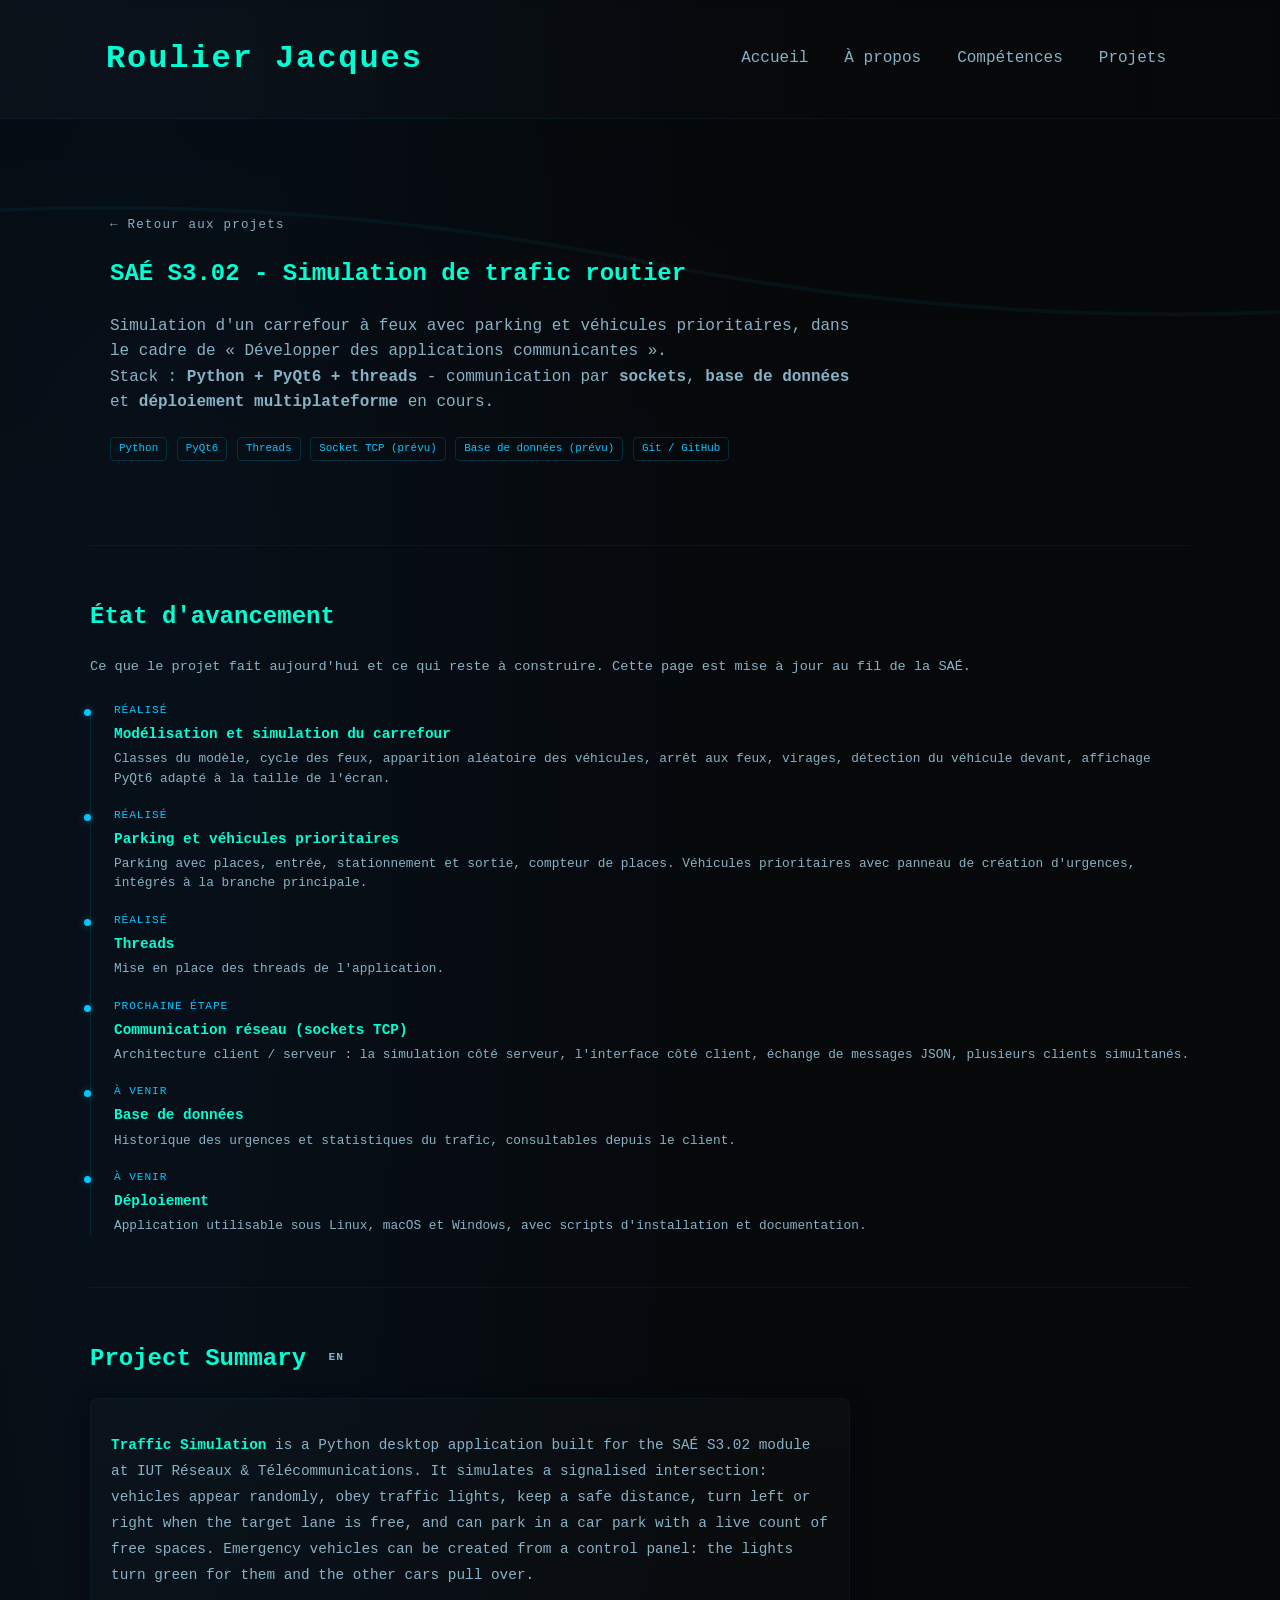
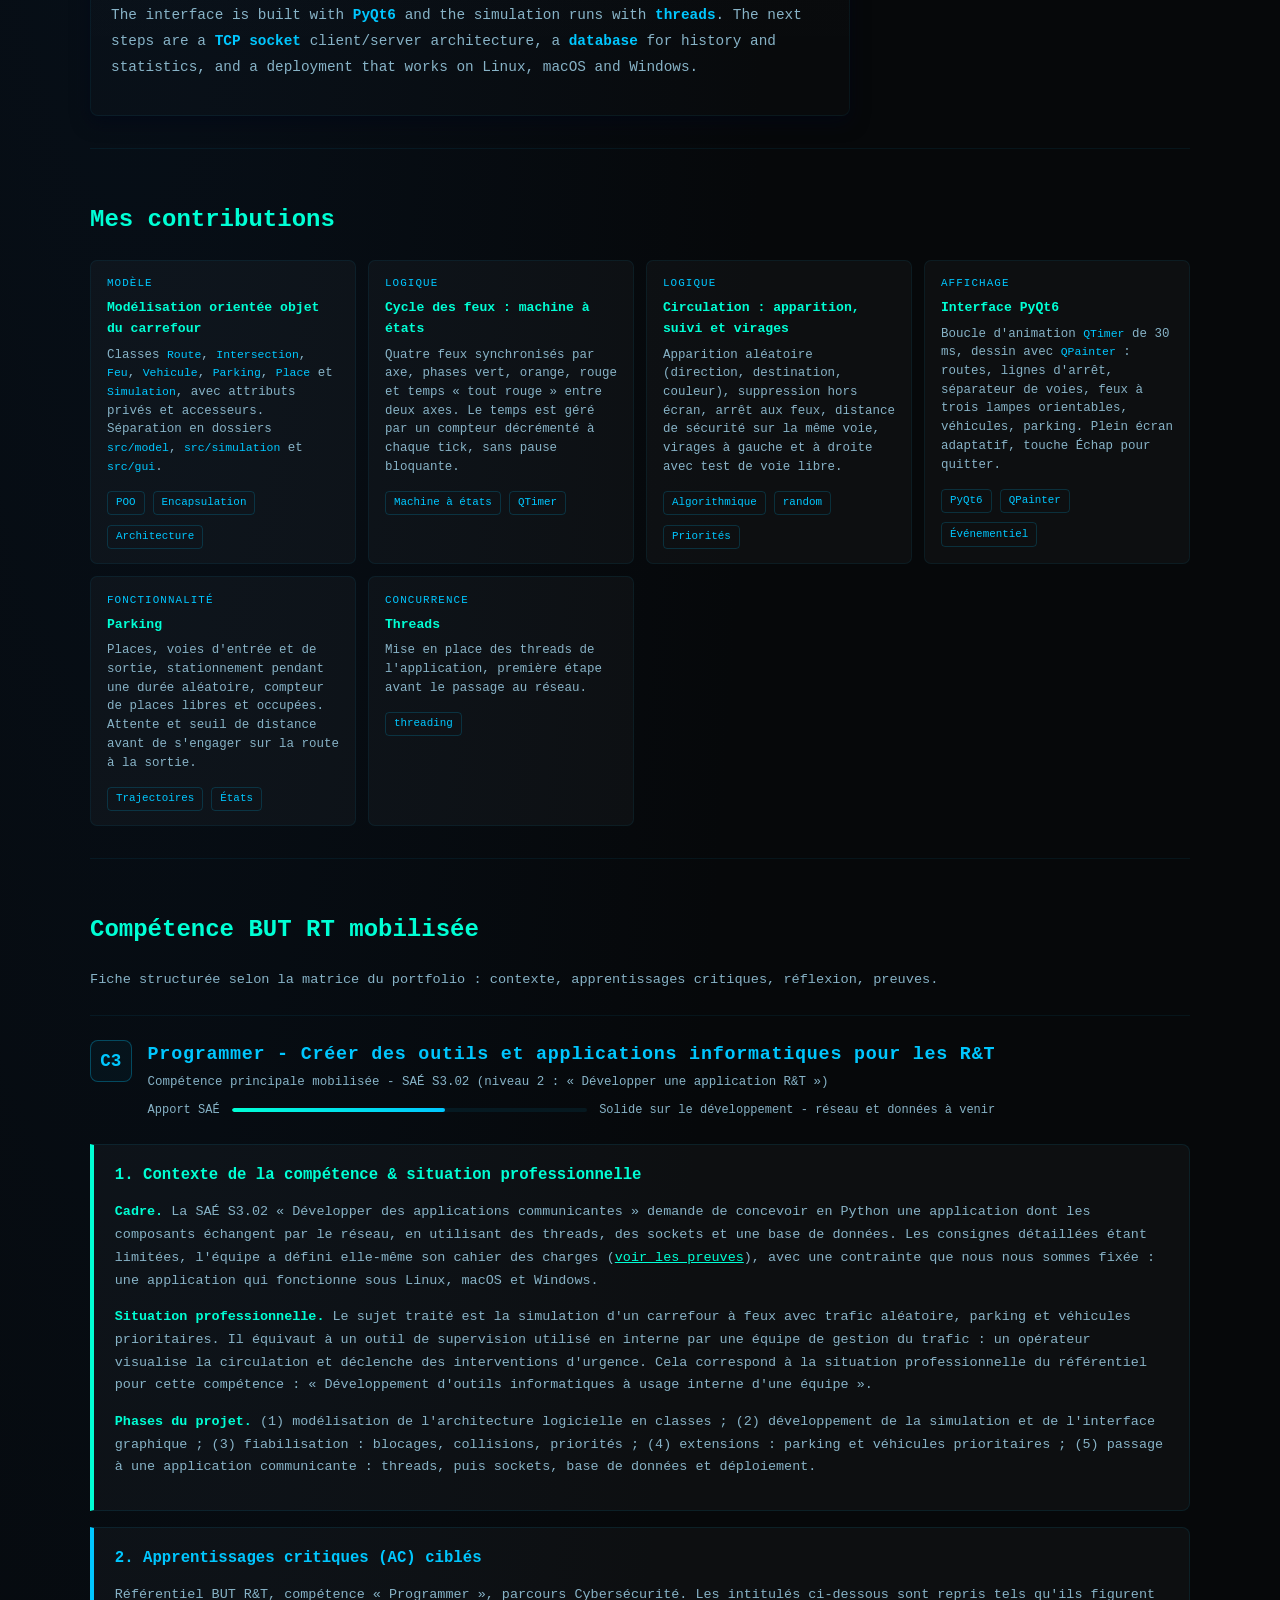
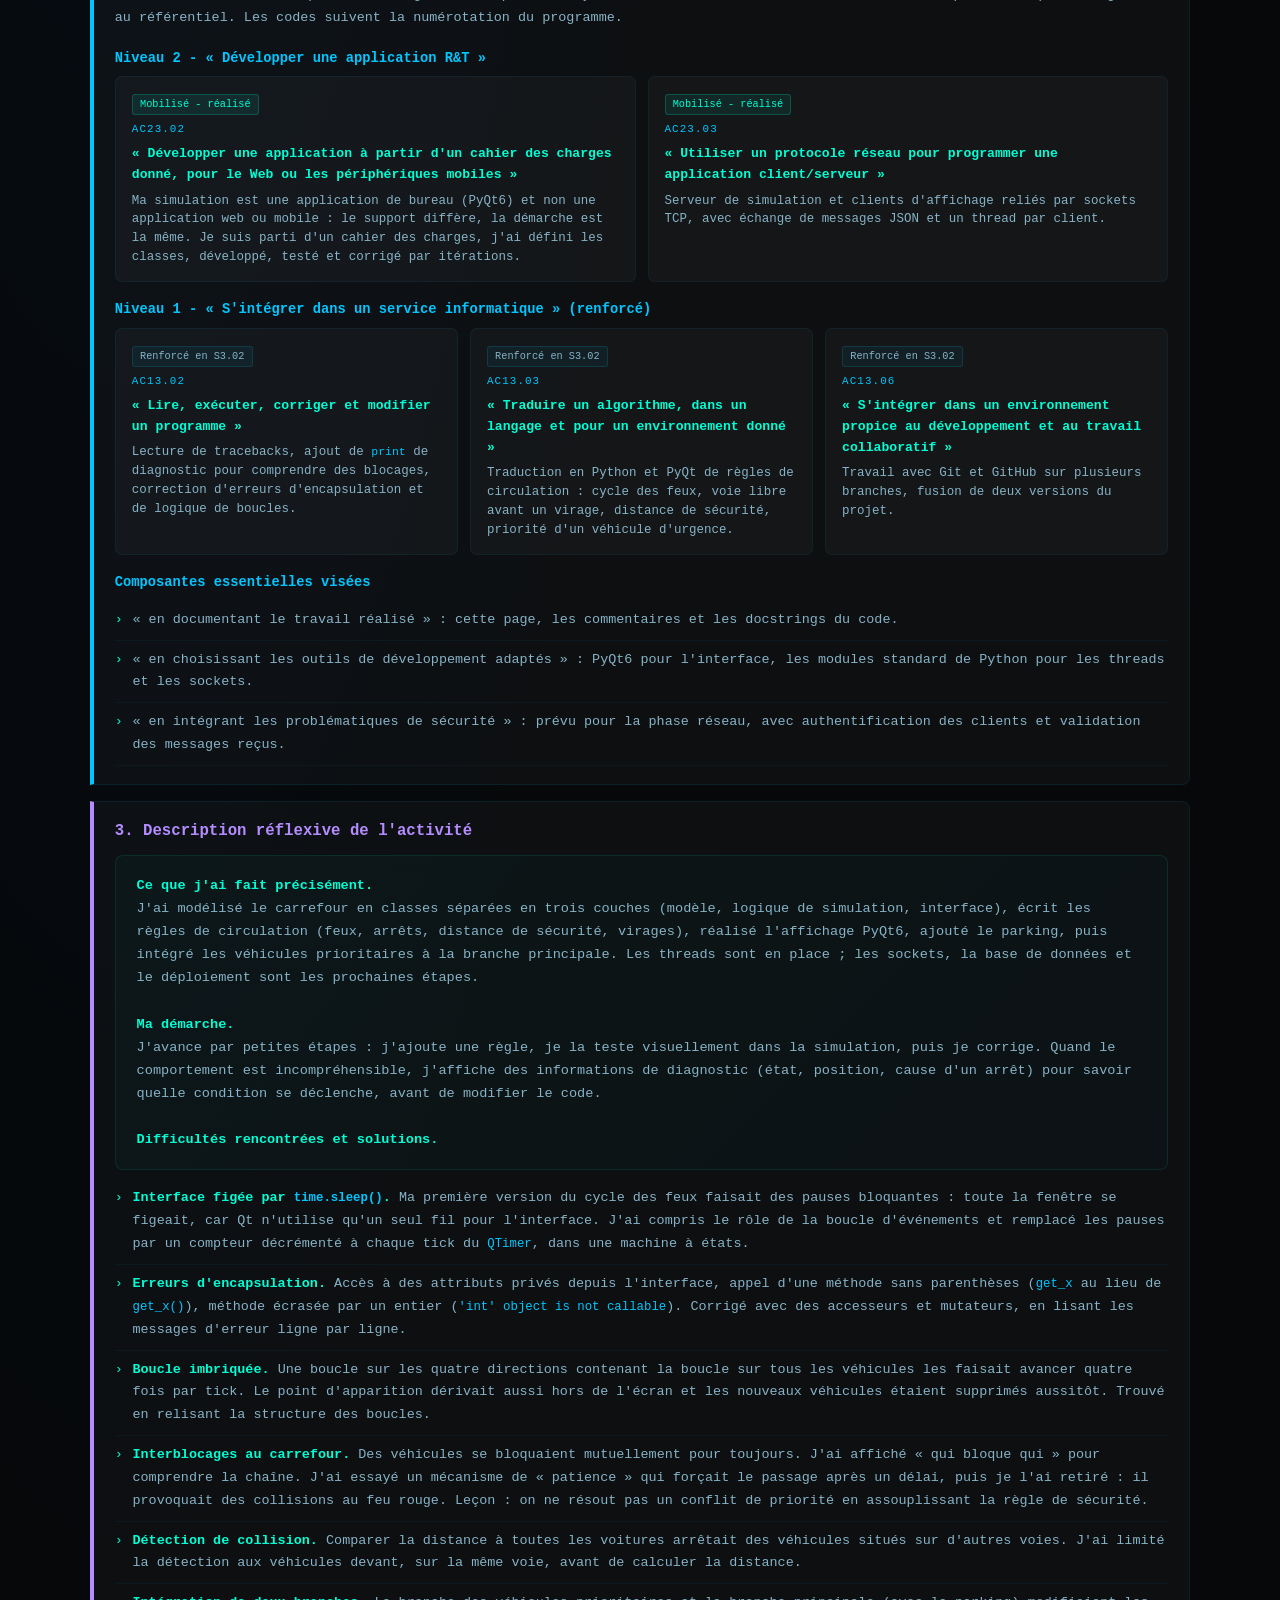
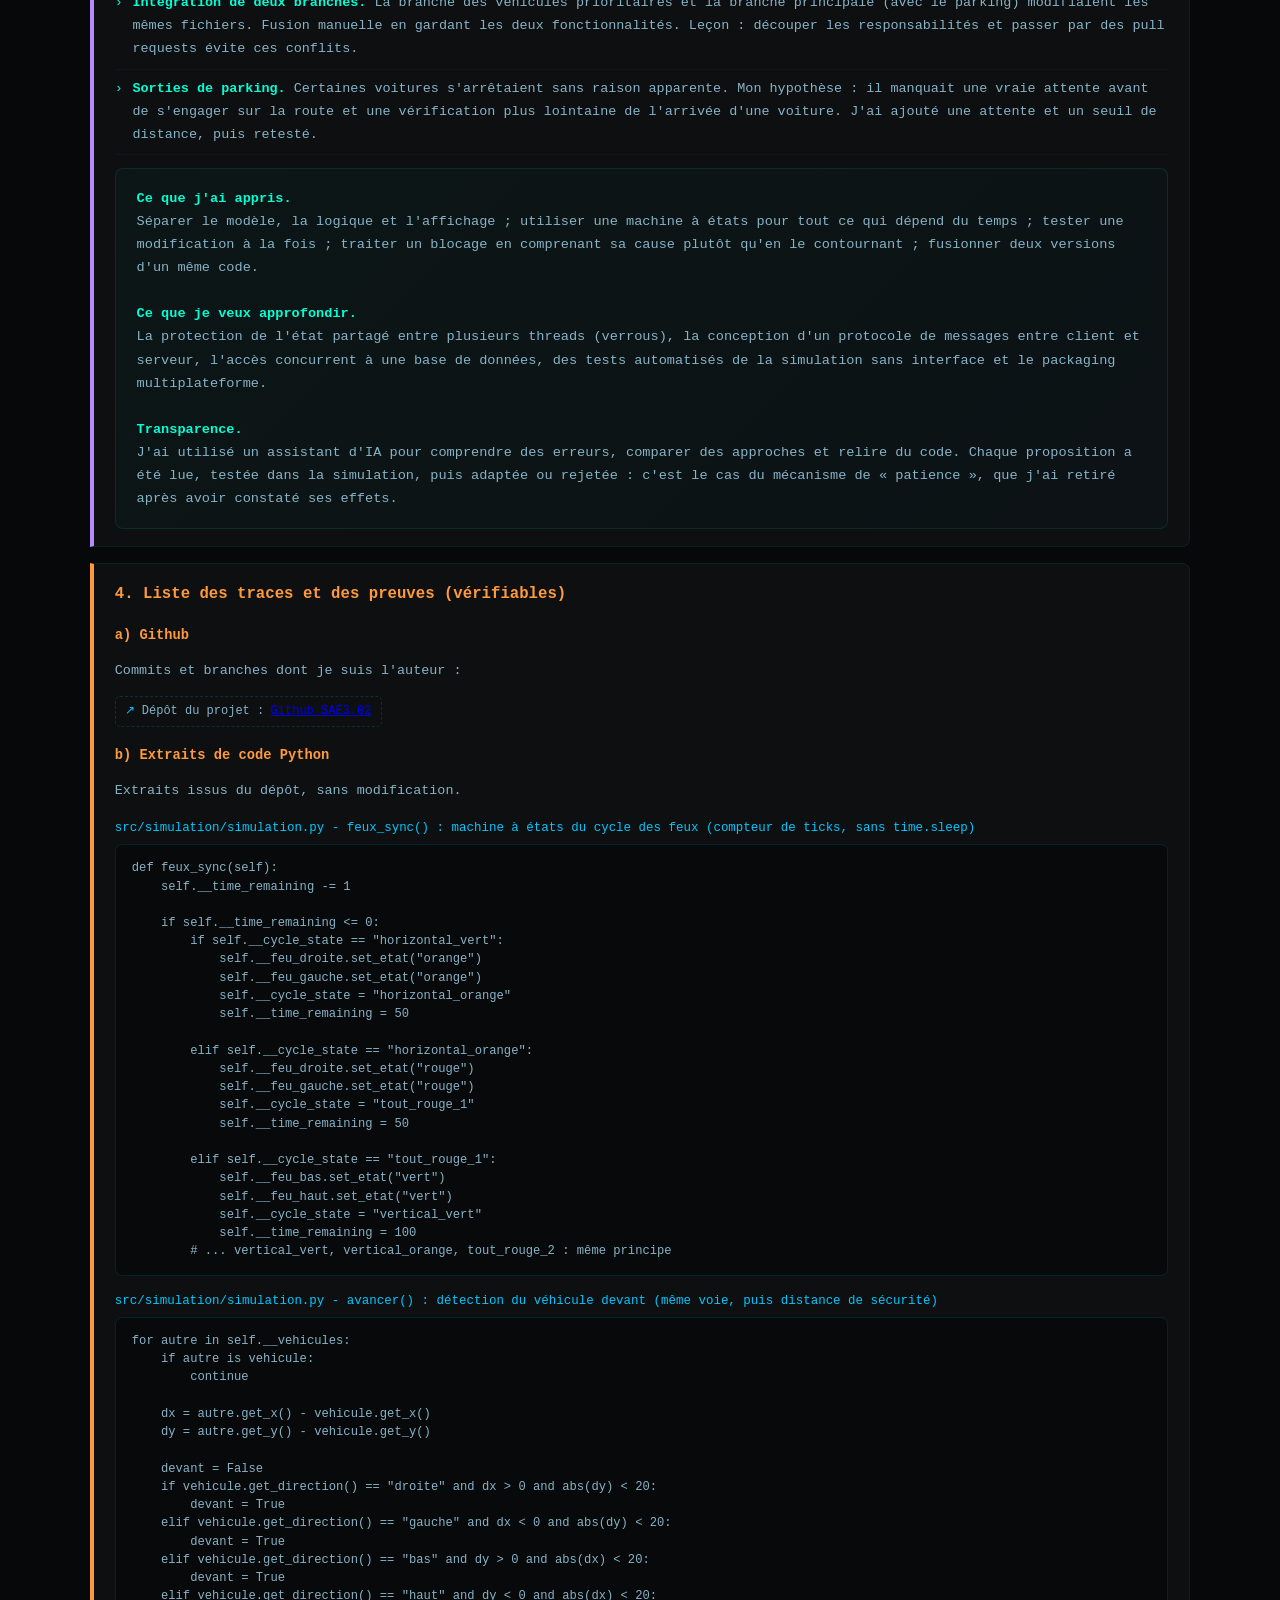
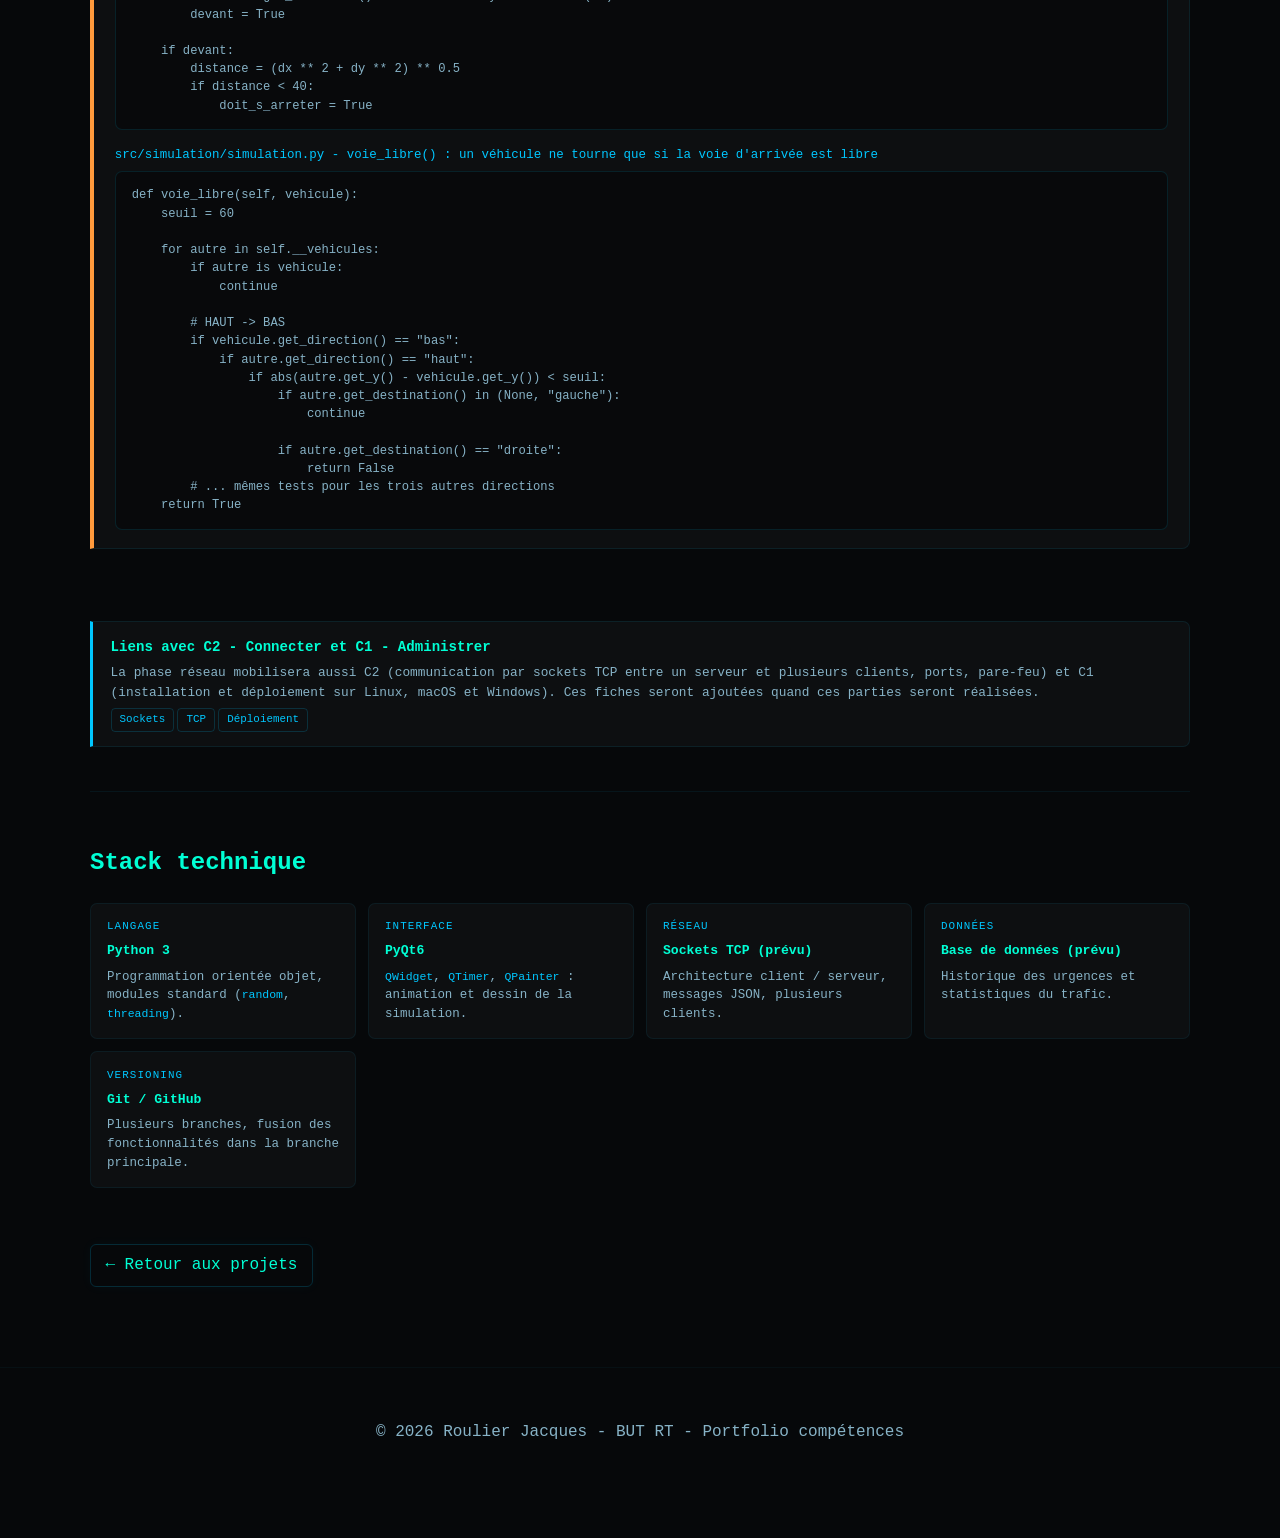
<file: sae3.02.html>
<!doctype html>
<html lang="fr">
<head>
	<meta charset="utf-8">
	<meta http-equiv="X-UA-Compatible" content="IE=edge">
	<meta name="viewport" content="width=device-width, initial-scale=1">
	<meta name="description" content="SAÉ S3.02 — Développer des applications communicantes — Simulation de trafic — Fiche projet portfolio BUT RT Roulier Jacques">
	<meta name="author" content="Roulier Jacques">
	<meta name="theme-color" content="#06080a">
	<title>SAÉ S3.02 - Simulation de trafic - Roulier Jacques</title>
	<link rel="icon" href="favicon.ico">
	<link rel="stylesheet" href="styles.css">
	<style>
		/* Éléments propres à cette page (styles.css reste inchangé) */
		code { color: var(--accent); font-size: 0.92em; }
		.section-block { padding: 2rem 0; border-top: 1px solid rgba(0,200,255,0.07); }
		.note { color: var(--muted); font-size: 0.85rem; margin-bottom: 1.5rem; }

		.a-completer { display: inline-block; font-size: 0.72rem; color: #ffb347; border: 1px dashed rgba(255,179,71,0.6); border-radius: 4px; padding: 0.1rem 0.5rem; background: rgba(255,179,71,0.06); }
		.a-completer[hidden] { display: none; }
		.proof-badge .a-completer { color: #ffb347; }

		.ac-origin.prevu { background: rgba(255,179,71,0.07); color: #ffb347; border: 1px solid rgba(255,179,71,0.25); }

		.matrix { display: grid; gap: 1rem; margin-top: 1.2rem; }
		.matrix-card { border: 1px solid rgba(0,200,255,0.09); border-left: 4px solid var(--c, var(--accent)); border-radius: 0 8px 8px 0; padding: 1.1rem 1.3rem; background: var(--glass); }
		.matrix-card > h4 { margin: 0 0 0.7rem; color: var(--c, var(--neon)); font-size: 0.98rem; }
		.matrix-card p, .matrix-card li { color: var(--muted); font-size: 0.84rem; line-height: 1.7; }
		.matrix-card strong { color: var(--neon); }
		.matrix-card h5 { margin: 1.1rem 0 0.4rem; color: var(--c, var(--accent)); font-size: 0.86rem; }
		.m1 { --c: #00ffd5; } .m2 { --c: #00c7ff; } .m3 { --c: #b48cff; } .m4 { --c: #ff9a3c; }

		.cite { border-left: 2px solid rgba(0,199,255,0.35); margin: 0.4rem 0 0.8rem; padding: 0.2rem 0 0.2rem 0.9rem; font-size: 0.8rem; color: var(--muted); }

		.code-title { font-size: 0.78rem; color: var(--accent); margin: 1rem 0 0.3rem; }
		pre.code { background: rgba(0,0,0,0.35); border: 1px solid rgba(0,200,255,0.12); border-radius: 7px; padding: 0.9rem 1rem; overflow: auto; font-size: 0.76rem; line-height: 1.5; color: var(--muted); margin: 0; }
		pre.code code { color: inherit; font-size: inherit; }

		figure.capture { margin: 0.8rem 0; border: 1px solid rgba(0,200,255,0.09); border-radius: 7px; padding: 0.6rem; background: var(--glass); }
		figure.capture img { max-width: 100%; height: auto; display: block; border-radius: 4px; }
		figure.capture figcaption { font-size: 0.76rem; color: var(--muted); margin-top: 0.5rem; }
	</style>
</head>
<body class="cyber">
	<a class="skip-link" href="#main">Aller au contenu</a>
	<header class="site-header">
		<div class="container header-inner">
			<h1 class="site-title"><a href="index.html">Roulier Jacques</a></h1>
			<nav class="main-nav" aria-label="Navigation principale">
				<ul>
					<li><a href="index.html#accueil">Accueil</a></li>
					<li><a href="index.html#apropos">À propos</a></li>
					<li><a href="index.html#competences">Compétences</a></li>
					<li><a href="index.html#projets">Projets</a></li>
				</ul>
			</nav>
		</div>
	</header>

	<main id="main" role="main">

		<!-- ── HERO ── -->
		<section class="hero">
			<div class="container">
				<p style="font-size:0.78rem;color:var(--muted);letter-spacing:0.1em;margin-bottom:0.5rem;">
					<a href="index.html#projets" style="color:var(--muted);text-decoration:none;">← Retour aux projets</a>
				</p>
				<h2>SAÉ S3.02 - Simulation de trafic routier</h2>
				<p class="lead">
					Simulation d'un carrefour à feux avec parking et véhicules prioritaires, dans le cadre de
					« Développer des applications communicantes ».<br>
					Stack : <strong>Python + PyQt6 + threads</strong> - communication par <strong>sockets</strong>,
					<strong>base de données</strong> et <strong>déploiement multiplateforme</strong> en cours.
				</p>
				<div style="display:flex;flex-wrap:wrap;gap:0.4rem;margin-top:1rem;">
					<span class="tag">Python</span>
					<span class="tag">PyQt6</span>
					<span class="tag">Threads</span>
					<span class="tag">Socket TCP (prévu)</span>
					<span class="tag">Base de données (prévu)</span>
					<span class="tag">Git / GitHub</span>
				</div>
			</div>
		</section>

		<!-- ── ÉTAT D'AVANCEMENT ── -->
		<section class="container section-block">
			<h2>État d'avancement</h2>
			<p class="note">Ce que le projet fait aujourd'hui et ce qui reste à construire. Cette page est mise à jour au fil de la SAÉ.</p>
			<div class="timeline">
				<div class="tl-item">
					<div class="tl-date">RÉALISÉ</div>
					<div class="tl-title">Modélisation et simulation du carrefour</div>
					<div class="tl-desc">Classes du modèle, cycle des feux, apparition aléatoire des véhicules, arrêt aux feux, virages, détection du véhicule devant, affichage PyQt6 adapté à la taille de l'écran.</div>
				</div>
				<div class="tl-item">
					<div class="tl-date">RÉALISÉ</div>
					<div class="tl-title">Parking et véhicules prioritaires</div>
					<div class="tl-desc">Parking avec places, entrée, stationnement et sortie, compteur de places. Véhicules prioritaires avec panneau de création d'urgences, intégrés à la branche principale.</div>
				</div>
				<div class="tl-item">
					<div class="tl-date">RÉALISÉ</div>
					<div class="tl-title">Threads</div>
					<div class="tl-desc">Mise en place des threads de l'application.</div>
				</div>
				<div class="tl-item">
					<div class="tl-date">PROCHAINE ÉTAPE</div>
					<div class="tl-title">Communication réseau (sockets TCP)</div>
					<div class="tl-desc">Architecture client / serveur : la simulation côté serveur, l'interface côté client, échange de messages JSON, plusieurs clients simultanés.</div>
				</div>
				<div class="tl-item">
					<div class="tl-date">À VENIR</div>
					<div class="tl-title">Base de données</div>
					<div class="tl-desc">Historique des urgences et statistiques du trafic, consultables depuis le client.</div>
				</div>
				<div class="tl-item">
					<div class="tl-date">À VENIR</div>
					<div class="tl-title">Déploiement</div>
					<div class="tl-desc">Application utilisable sous Linux, macOS et Windows, avec scripts d'installation et documentation.</div>
				</div>
			</div>
		</section>

		<!-- ── ENGLISH SUMMARY ── -->
		<section class="container section-block">
			<h2>Project Summary <span style="font-size:0.7rem;color:var(--muted);letter-spacing:0.1em;vertical-align:middle;margin-left:0.5rem;">EN</span></h2>
			<div class="card" style="max-width:760px;">
				<p style="color:var(--muted);font-size:0.9rem;line-height:1.8;">
					<strong style="color:var(--neon);">Traffic Simulation</strong> is a Python desktop application built for the
					SAÉ S3.02 module at IUT Réseaux &amp; Télécommunications. It simulates a signalised intersection:
					vehicles appear randomly, obey traffic lights, keep a safe distance, turn left or right when the
					target lane is free, and can park in a car park with a live count of free spaces. Emergency vehicles
					can be created from a control panel: the lights turn green for them and the other cars pull over.
				</p>
				<p style="color:var(--muted);font-size:0.9rem;line-height:1.8;margin-top:0.75rem;">
					The interface is built with <strong style="color:var(--accent);">PyQt6</strong> and the simulation runs
					with <strong style="color:var(--accent);">threads</strong>. The next steps are a
					<strong style="color:var(--accent);">TCP socket</strong> client/server architecture, a
					<strong style="color:var(--accent);">database</strong> for history and statistics, and a deployment
					that works on Linux, macOS and Windows.
				</p>
			</div>
		</section>

		<!-- ── MES CONTRIBUTIONS ── -->
		<section class="container section-block">
			<h2>Mes contributions</h2>

			<div class="ac-grid">
				<div class="ac-item">
					<div class="ac-code">MODÈLE</div>
					<div class="ac-label">Modélisation orientée objet du carrefour</div>
					<div class="ac-desc">
						Classes <code>Route</code>, <code>Intersection</code>, <code>Feu</code>, <code>Vehicule</code>,
						<code>Parking</code>, <code>Place</code> et <code>Simulation</code>, avec attributs privés et accesseurs.
						Séparation en dossiers <code>src/model</code>, <code>src/simulation</code> et <code>src/gui</code>.
					</div>
					<div style="display:flex;flex-wrap:wrap;gap:0.3rem;margin-top:0.6rem;">
						<span class="tag">POO</span><span class="tag">Encapsulation</span><span class="tag">Architecture</span>
					</div>
				</div>

				<div class="ac-item">
					<div class="ac-code">LOGIQUE</div>
					<div class="ac-label">Cycle des feux : machine à états</div>
					<div class="ac-desc">
						Quatre feux synchronisés par axe, phases vert, orange, rouge et temps « tout rouge » entre deux axes.
						Le temps est géré par un compteur décrémenté à chaque tick, sans pause bloquante.
					</div>
					<div style="display:flex;flex-wrap:wrap;gap:0.3rem;margin-top:0.6rem;">
						<span class="tag">Machine à états</span><span class="tag">QTimer</span>
					</div>
				</div>

				<div class="ac-item">
					<div class="ac-code">LOGIQUE</div>
					<div class="ac-label">Circulation : apparition, suivi et virages</div>
					<div class="ac-desc">
						Apparition aléatoire (direction, destination, couleur), suppression hors écran, arrêt aux feux,
						distance de sécurité sur la même voie, virages à gauche et à droite avec test de voie libre.
					</div>
					<div style="display:flex;flex-wrap:wrap;gap:0.3rem;margin-top:0.6rem;">
						<span class="tag">Algorithmique</span><span class="tag">random</span><span class="tag">Priorités</span>
					</div>
				</div>

				<div class="ac-item">
					<div class="ac-code">AFFICHAGE</div>
					<div class="ac-label">Interface PyQt6</div>
					<div class="ac-desc">
						Boucle d'animation <code>QTimer</code> de 30 ms, dessin avec <code>QPainter</code> : routes, lignes d'arrêt,
						séparateur de voies, feux à trois lampes orientables, véhicules, parking.
						Plein écran adaptatif, touche Échap pour quitter.
					</div>
					<div style="display:flex;flex-wrap:wrap;gap:0.3rem;margin-top:0.6rem;">
						<span class="tag">PyQt6</span><span class="tag">QPainter</span><span class="tag">Événementiel</span>
					</div>
				</div>

				<div class="ac-item">
					<div class="ac-code">FONCTIONNALITÉ</div>
					<div class="ac-label">Parking</div>
					<div class="ac-desc">
						Places, voies d'entrée et de sortie, stationnement pendant une durée aléatoire, compteur de places
						libres et occupées. Attente et seuil de distance avant de s'engager sur la route à la sortie.
					</div>
					<div style="display:flex;flex-wrap:wrap;gap:0.3rem;margin-top:0.6rem;">
						<span class="tag">Trajectoires</span><span class="tag">États</span>
					</div>
				</div>

				<div class="ac-item">
					<div class="ac-code">CONCURRENCE</div>
					<div class="ac-label">Threads</div>
					<div class="ac-desc">
						Mise en place des threads de l'application, première étape avant le passage au réseau.
					</div>
					<div style="display:flex;flex-wrap:wrap;gap:0.3rem;margin-top:0.6rem;">
						<span class="tag">threading</span>
					</div>
				</div>
			</div>
		</section>

		<!-- ── COMPÉTENCE C3 ── -->
		<section class="container section-block">
			<h2>Compétence BUT RT mobilisée</h2>
			<p class="note">Fiche structurée selon la matrice du portfolio : contexte, apprentissages critiques, réflexion, preuves.</p>

			<div class="competence-section" style="padding-top:1.5rem;border-top:1px solid rgba(0,200,255,0.07);">
				<div class="competence-header">
					<div class="competence-badge">C3</div>
					<div>
						<h3 class="competence-title">Programmer - Créer des outils et applications informatiques pour les R&amp;T</h3>
						<p class="competence-subtitle">Compétence principale mobilisée - SAÉ S3.02 (niveau 2 : « Développer une application R&amp;T »)</p>
						<div class="level-bar">
							<span>Apport SAÉ</span>
							<div class="bar-track"><div class="bar-fill" style="width:60%"></div></div>
							<span>Solide sur le développement - réseau et données à venir</span>
						</div>
					</div>
				</div>

				<div class="matrix">

					<!-- 1 -->
					<div class="matrix-card m1">
						<h4>1. Contexte de la compétence &amp; situation professionnelle</h4>
						<p>
							<strong>Cadre.</strong> La SAÉ S3.02 « Développer des applications communicantes » demande de concevoir en Python
							une application dont les composants échangent par le réseau, en utilisant des threads, des sockets et une base de données.
							Les consignes détaillées étant limitées, l'équipe a défini elle-même son cahier des charges
							(<a href="#preuves" style="color:var(--neon);">voir les preuves</a>), avec une contrainte que nous nous sommes fixée :
							une application qui fonctionne sous Linux, macOS et Windows.
						</p>
						<p>
							<strong>Situation professionnelle.</strong> Le sujet traité est la simulation d'un carrefour à feux avec trafic aléatoire,
							parking et véhicules prioritaires. Il équivaut à un outil de supervision utilisé en interne par une équipe de gestion du trafic :
							un opérateur visualise la circulation et déclenche des interventions d'urgence. Cela correspond à la situation professionnelle
							du référentiel pour cette compétence : « Développement d'outils informatiques à usage interne d'une équipe ».
						</p>
						<p>
							<strong>Phases du projet.</strong> (1) modélisation de l'architecture logicielle en classes ;
							(2) développement de la simulation et de l'interface graphique ;
							(3) fiabilisation : blocages, collisions, priorités ;
							(4) extensions : parking et véhicules prioritaires ;
							(5) passage à une application communicante : threads, puis sockets, base de données et déploiement.
						</p>
					</div>

					<!-- 2 -->
					<div class="matrix-card m2">
						<h4>2. Apprentissages critiques (AC) ciblés</h4>
						<p>
							Référentiel BUT R&amp;T, compétence « Programmer », parcours Cybersécurité. Les intitulés ci-dessous sont repris
							tels qu'ils figurent au référentiel. Les codes suivent la numérotation du programme.
						</p>

						<h5>Niveau 2 - « Développer une application R&amp;T »</h5>
						<div class="ac-grid">
							<div class="ac-item">
								<div class="ac-origin nouveau">Mobilisé - réalisé</div>
								<div class="ac-code">AC23.02</div>
								<div class="ac-label">« Développer une application à partir d'un cahier des charges donné, pour le Web ou les périphériques mobiles »</div>
								<div class="ac-desc">
									Ma simulation est une application de bureau (PyQt6) et non une application web ou mobile : le support
									diffère, la démarche est la même. Je suis parti d'un cahier des charges, j'ai défini les classes, développé,
									testé et corrigé par itérations.
								</div>
							</div>
							<div class="ac-item">
								<div class="ac-origin nouveau">Mobilisé - réalisé</div>
								<div class="ac-code">AC23.03</div>
								<div class="ac-label">« Utiliser un protocole réseau pour programmer une application client/serveur »</div>
								<div class="ac-desc">
									Serveur de simulation et clients d'affichage reliés par sockets TCP, avec échange de messages JSON
									et un thread par client.
								</div>
							</div>
						</div>

						<h5>Niveau 1 - « S'intégrer dans un service informatique » (renforcé)</h5>
						<div class="ac-grid">
							<div class="ac-item">
								<div class="ac-origin renforce">Renforcé en S3.02</div>
								<div class="ac-code">AC13.02</div>
								<div class="ac-label">« Lire, exécuter, corriger et modifier un programme »</div>
								<div class="ac-desc">
									Lecture de tracebacks, ajout de <code>print</code> de diagnostic pour comprendre des blocages,
									correction d'erreurs d'encapsulation et de logique de boucles.
								</div>
							</div>
							<div class="ac-item">
								<div class="ac-origin renforce">Renforcé en S3.02</div>
								<div class="ac-code">AC13.03</div>
								<div class="ac-label">« Traduire un algorithme, dans un langage et pour un environnement donné »</div>
								<div class="ac-desc">
									Traduction en Python et PyQt de règles de circulation : cycle des feux, voie libre avant un virage,
									distance de sécurité, priorité d'un véhicule d'urgence.
								</div>
							</div>
							<div class="ac-item">
								<div class="ac-origin renforce">Renforcé en S3.02</div>
								<div class="ac-code">AC13.06</div>
								<div class="ac-label">« S'intégrer dans un environnement propice au développement et au travail collaboratif »</div>
								<div class="ac-desc">
									Travail avec Git et GitHub sur plusieurs branches, fusion de deux versions du projet.
								</div>
							</div>
						</div>

						<h5>Composantes essentielles visées</h5>
						<ul class="ce-list">
							<li>« en documentant le travail réalisé » : cette page, les commentaires et les docstrings du code.</li>
							<li>« en choisissant les outils de développement adaptés » : PyQt6 pour l'interface, les modules standard de Python pour les threads et les sockets.</li>
							<li>« en intégrant les problématiques de sécurité » : prévu pour la phase réseau, avec authentification des clients et validation des messages reçus.</li>
						</ul>
					</div>

					<!-- 3 -->
					<div class="matrix-card m3">
						<h4>3. Description réflexive de l'activité</h4>
						<div class="reflexion-block">
							<strong>Ce que j'ai fait précisément.</strong><br>
							J'ai modélisé le carrefour en classes séparées en trois couches (modèle, logique de simulation, interface), écrit les règles
							de circulation (feux, arrêts, distance de sécurité, virages), réalisé l'affichage PyQt6, ajouté le parking, puis intégré
							les véhicules prioritaires à la branche principale. Les threads sont en place ; les sockets, la base de données
							et le déploiement sont les prochaines étapes.<br><br>

							<strong>Ma démarche.</strong><br>
							J'avance par petites étapes : j'ajoute une règle, je la teste visuellement dans la simulation, puis je corrige.
							Quand le comportement est incompréhensible, j'affiche des informations de diagnostic (état, position, cause d'un arrêt)
							pour savoir quelle condition se déclenche, avant de modifier le code.<br><br>

							<strong>Difficultés rencontrées et solutions.</strong>
						</div>
						<ul class="ce-list" style="margin-top:0.6rem;">
							<li><span><strong>Interface figée par <code>time.sleep()</code>.</strong> Ma première version du cycle des feux faisait des pauses bloquantes : toute la fenêtre se figeait, car Qt n'utilise qu'un seul fil pour l'interface. J'ai compris le rôle de la boucle d'événements et remplacé les pauses par un compteur décrémenté à chaque tick du <code>QTimer</code>, dans une machine à états.</span></li>
							<li><span><strong>Erreurs d'encapsulation.</strong> Accès à des attributs privés depuis l'interface, appel d'une méthode sans parenthèses (<code>get_x</code> au lieu de <code>get_x()</code>), méthode écrasée par un entier (<code>'int' object is not callable</code>). Corrigé avec des accesseurs et mutateurs, en lisant les messages d'erreur ligne par ligne.</span></li>
							<li><span><strong>Boucle imbriquée.</strong> Une boucle sur les quatre directions contenant la boucle sur tous les véhicules les faisait avancer quatre fois par tick. Le point d'apparition dérivait aussi hors de l'écran et les nouveaux véhicules étaient supprimés aussitôt. Trouvé en relisant la structure des boucles.</span></li>
							<li><span><strong>Interblocages au carrefour.</strong> Des véhicules se bloquaient mutuellement pour toujours. J'ai affiché « qui bloque qui » pour comprendre la chaîne. J'ai essayé un mécanisme de « patience » qui forçait le passage après un délai, puis je l'ai retiré : il provoquait des collisions au feu rouge. Leçon : on ne résout pas un conflit de priorité en assouplissant la règle de sécurité.</span></li>
							<li><span><strong>Détection de collision.</strong> Comparer la distance à toutes les voitures arrêtait des véhicules situés sur d'autres voies. J'ai limité la détection aux véhicules devant, sur la même voie, avant de calculer la distance.</span></li>
							<li><span><strong>Intégration de deux branches.</strong> La branche des véhicules prioritaires et la branche principale (avec le parking) modifiaient les mêmes fichiers. Fusion manuelle en gardant les deux fonctionnalités. Leçon : découper les responsabilités et passer par des pull requests évite ces conflits.</span></li>
							<li><span><strong>Sorties de parking.</strong> Certaines voitures s'arrêtaient sans raison apparente. Mon hypothèse : il manquait une vraie attente avant de s'engager sur la route et une vérification plus lointaine de l'arrivée d'une voiture. J'ai ajouté une attente et un seuil de distance, puis retesté.</span></li>
						</ul>
						<div class="reflexion-block" style="margin-top:0.8rem;">
							<strong>Ce que j'ai appris.</strong><br>
							Séparer le modèle, la logique et l'affichage ; utiliser une machine à états pour tout ce qui dépend du temps ;
							tester une modification à la fois ; traiter un blocage en comprenant sa cause plutôt qu'en le contournant ;
							fusionner deux versions d'un même code.<br><br>

							<strong>Ce que je veux approfondir.</strong><br>
							La protection de l'état partagé entre plusieurs threads (verrous), la conception d'un protocole de messages entre
							client et serveur, l'accès concurrent à une base de données, des tests automatisés de la simulation sans interface
							et le packaging multiplateforme.<br><br>

							<strong>Transparence.</strong><br>
							J'ai utilisé un assistant d'IA pour comprendre des erreurs, comparer des approches et relire du code.
							Chaque proposition a été lue, testée dans la simulation, puis adaptée ou rejetée : c'est le cas du mécanisme de
							« patience », que j'ai retiré après avoir constaté ses effets.
						</div>
					</div>

					<!-- 4 -->
					<div class="matrix-card m4" id="preuves">
						<h4>4. Liste des traces et des preuves (vérifiables)</h4>

						<h5>a) Github</h5>
						<p>Commits et branches dont je suis l'auteur :</p>
						<div class="proof-row">
							<div class="proof-badge"><span>↗</span> Dépôt du projet : <a href="https://github.com/Grenat-404/SAE3.02">Github SAE3.02</a></div>
						</div>
					
						<h5>b) Extraits de code Python</h5>
						<p>Extraits issus du dépôt, sans modification.</p>
						<div class="code-title">src/simulation/simulation.py - feux_sync() : machine à états du cycle des feux (compteur de ticks, sans time.sleep)</div>
<pre class="code"><code>def feux_sync(self):
    self.__time_remaining -= 1

    if self.__time_remaining &lt;= 0:
        if self.__cycle_state == &quot;horizontal_vert&quot;:
            self.__feu_droite.set_etat(&quot;orange&quot;)
            self.__feu_gauche.set_etat(&quot;orange&quot;)
            self.__cycle_state = &quot;horizontal_orange&quot;
            self.__time_remaining = 50

        elif self.__cycle_state == &quot;horizontal_orange&quot;:
            self.__feu_droite.set_etat(&quot;rouge&quot;)
            self.__feu_gauche.set_etat(&quot;rouge&quot;)
            self.__cycle_state = &quot;tout_rouge_1&quot;
            self.__time_remaining = 50

        elif self.__cycle_state == &quot;tout_rouge_1&quot;:
            self.__feu_bas.set_etat(&quot;vert&quot;)
            self.__feu_haut.set_etat(&quot;vert&quot;)
            self.__cycle_state = &quot;vertical_vert&quot;
            self.__time_remaining = 100
        # ... vertical_vert, vertical_orange, tout_rouge_2 : même principe</code></pre>
						<div class="code-title">src/simulation/simulation.py - avancer() : détection du véhicule devant (même voie, puis distance de sécurité)</div>
<pre class="code"><code>for autre in self.__vehicules:
    if autre is vehicule:
        continue

    dx = autre.get_x() - vehicule.get_x()
    dy = autre.get_y() - vehicule.get_y()

    devant = False
    if vehicule.get_direction() == &quot;droite&quot; and dx &gt; 0 and abs(dy) &lt; 20:
        devant = True
    elif vehicule.get_direction() == &quot;gauche&quot; and dx &lt; 0 and abs(dy) &lt; 20:
        devant = True
    elif vehicule.get_direction() == &quot;bas&quot; and dy &gt; 0 and abs(dx) &lt; 20:
        devant = True
    elif vehicule.get_direction() == &quot;haut&quot; and dy &lt; 0 and abs(dx) &lt; 20:
        devant = True

    if devant:
        distance = (dx ** 2 + dy ** 2) ** 0.5
        if distance &lt; 40:
            doit_s_arreter = True</code></pre>
						<div class="code-title">src/simulation/simulation.py - voie_libre() : un véhicule ne tourne que si la voie d&#x27;arrivée est libre</div>
<pre class="code"><code>def voie_libre(self, vehicule):
    seuil = 60

    for autre in self.__vehicules:
        if autre is vehicule:
            continue

        # HAUT -&gt; BAS
        if vehicule.get_direction() == &quot;bas&quot;:
            if autre.get_direction() == &quot;haut&quot;:
                if abs(autre.get_y() - vehicule.get_y()) &lt; seuil:
                    if autre.get_destination() in (None, &quot;gauche&quot;):
                        continue

                    if autre.get_destination() == &quot;droite&quot;:
                        return False
        # ... mêmes tests pour les trois autres directions
    return True</code></pre>
					</div>

				</div>
			</div>

			<!-- Liens avec C1 / C2 -->
			<div class="situation-card" style="margin-top:1.5rem;">
				<h4>Liens avec C2 - Connecter et C1 - Administrer</h4>
				<p>
					La phase réseau mobilisera aussi C2 (communication par sockets TCP entre un serveur et plusieurs clients, ports, pare-feu) et
					C1 (installation et déploiement sur Linux, macOS et Windows). Ces fiches seront ajoutées quand ces parties seront réalisées.
				</p>
				<div><span class="tag">Sockets</span><span class="tag">TCP</span><span class="tag">Déploiement</span></div>
			</div>
		</section>

		<!-- ── STACK TECHNIQUE ── -->
		<section class="container section-block">
			<h2>Stack technique</h2>
			<div class="ac-grid">
				<div class="ac-item">
					<div class="ac-code">LANGAGE</div>
					<div class="ac-label">Python 3</div>
					<div class="ac-desc">Programmation orientée objet, modules standard (<code>random</code>, <code>threading</code>).</div>
				</div>
				<div class="ac-item">
					<div class="ac-code">INTERFACE</div>
					<div class="ac-label">PyQt6</div>
					<div class="ac-desc"><code>QWidget</code>, <code>QTimer</code>, <code>QPainter</code> : animation et dessin de la simulation.</div>
				</div>
				<div class="ac-item">
					<div class="ac-code">RÉSEAU</div>
					<div class="ac-label">Sockets TCP (prévu)</div>
					<div class="ac-desc">Architecture client / serveur, messages JSON, plusieurs clients.</div>
				</div>
				<div class="ac-item">
					<div class="ac-code">DONNÉES</div>
					<div class="ac-label">Base de données (prévu)</div>
					<div class="ac-desc">Historique des urgences et statistiques du trafic.</div>
				</div>
				<div class="ac-item">
					<div class="ac-code">VERSIONING</div>
					<div class="ac-label">Git / GitHub</div>
					<div class="ac-desc">Plusieurs branches, fusion des fonctionnalités dans la branche principale.</div>
				</div>
			</div>
		</section>

		<!-- ── RETOUR PROJETS ── -->
		<section class="container" style="padding:1.5rem 0 3rem;">
			<a class="btn" href="index.html#projets">← Retour aux projets</a>
		</section>

	</main>

	<footer class="site-footer">
		<div class="container">
			<p>&copy; 2026 Roulier Jacques - BUT RT - Portfolio compétences</p>
		</div>
	</footer>
</body>
</html>
</file>
<file: styles.css>
/* Thème cybersécurité — sombre néon */
:root {
	--bg: #06080a;
	--panel: #071021;
	--neon: #00ffd5;
	--accent: #00c7ff;
	--muted: #87b3c7;
	--glass: rgba(255, 255, 255, 0.03);
}

* {
	box-sizing: border-box;
}

body {
	margin: 0;
	font-family: ui-monospace, SFMono-Regular, Menlo, Monaco, "Roboto Mono",
		monospace;
	background: radial-gradient(ellipse at 10% 10%, #07101a 0%, var(--bg) 40%),
		var(--bg);
	color: var(--neon);
	line-height: 1.6;
}

.container {
	max-width: 1100px;
	margin: 0 auto;
	padding: 1.25rem;
}

.skip-link {
	position: absolute;
	left: -999px;
}

.skip-link:focus {
	left: 1rem;
	top: 1rem;
	padding: 0.5rem 0.75rem;
	background: #000;
	color: var(--neon);
	border-radius: 4px;
}

.site-header {
	background: linear-gradient(90deg, rgba(255, 255, 255, 0.02), transparent);
	border-bottom: 1px solid rgba(0, 200, 255, 0.06);
	backdrop-filter: blur(4px);
}

.header-inner {
	display: flex;
	align-items: center;
	justify-content: space-between;
	padding: 0.75rem 1rem;
}

.site-title a {
	color: var(--neon);
	text-decoration: none;
	font-weight: 700;
	letter-spacing: 0.06em;
}

.main-nav ul {
	list-style: none;
	margin: 0;
	padding: 0;
	display: flex;
	gap: 1.25rem;
}

.main-nav a {
	color: var(--muted);
	text-decoration: none;
	padding: 0.25rem 0.5rem;
	border-radius: 4px;
}

.main-nav a:hover {
	color: var(--neon);
	text-shadow: 0 0 8px rgba(0, 255, 213, 0.2);
}

.hero {
	background: linear-gradient(180deg, rgba(0, 0, 0, 0.12), transparent),
		url('data:image/svg+xml;utf8,<svg xmlns="http://www.w3.org/2000/svg" width="600" height="120" viewBox="0 0 600 120"><g fill="none" stroke="%2300c7ff" stroke-opacity="0.06" stroke-width="1"><path d="M0 40 Q150 10 300 40 T600 40"/></g></svg>') center/cover no-repeat;
	padding: 4rem 0;
}

.hero .lead {
	color: var(--muted);
	max-width: 70%;
}

.btn {
	display: inline-block;
	padding: 0.5rem 0.9rem;
	background: transparent;
	color: var(--neon);
	border: 1px solid rgba(0, 199, 255, 0.18);
	border-radius: 6px;
	text-decoration: none;
	box-shadow: 0 0 12px rgba(0, 199, 255, 0.04);
}

.about,
.projects {
	padding: 2rem 0;
}

.skills {
	display: flex;
	flex-wrap: wrap;
	gap: 0.5rem;
}

.skills li {
	background: linear-gradient(90deg, rgba(255, 255, 255, 0.02), transparent);
	padding: 0.4rem 0.7rem;
	border: 1px solid rgba(0, 200, 255, 0.06);
	border-radius: 6px;
	color: var(--muted);
}

.grid {
	display: grid;
	grid-template-columns: repeat(auto-fit, minmax(260px, 1fr));
	gap: 1rem;
}

.card {
	background: linear-gradient(180deg,
			rgba(255, 255, 255, 0.02),
			rgba(255, 255, 255, 0.01));
	padding: 1.25rem;
	border-radius: 8px;
	border: 1px solid rgba(0, 200, 255, 0.06);
	box-shadow: 0 6px 18px rgba(2, 6, 23, 0.6);
}

.card h3 {
	color: var(--accent);
}

.card a {
	color: var(--neon);
	text-decoration: none;
}

.site-footer {
	border-top: 1px solid rgba(0, 200, 255, 0.04);
	padding: 1rem 0;
	margin-top: 2rem;
	text-align: center;
	color: var(--muted);
}

@media (max-width: 800px) {
	.main-nav ul {
		flex-direction: column;
		gap: 0.5rem;
	}

	.hero .lead {
		max-width: 100%;
	}
}

.competence-section {
	padding: 3rem 0;
	border-top: 1px solid rgba(0, 200, 255, 0.07);
}

.competence-header {
	display: flex;
	align-items: flex-start;
	gap: 1rem;
	margin-bottom: 1.5rem;
}

.competence-badge {
	flex-shrink: 0;
	width: 2.6rem;
	height: 2.6rem;
	border: 1px solid rgba(0, 199, 255, 0.3);
	border-radius: 8px;
	display: flex;
	align-items: center;
	justify-content: center;
	font-size: 1.1rem;
	font-weight: 700;
	color: var(--accent);
	background: rgba(0, 199, 255, 0.04);
}

.competence-title {
	margin: 0;
	font-size: 1.15rem;
	color: var(--accent);
	letter-spacing: 0.04em;
}

.competence-subtitle {
	margin: 0.2rem 0 0;
	font-size: 0.78rem;
	color: var(--muted);
}

.tabs {
	display: flex;
	gap: 0.4rem;
	margin-bottom: 1rem;
	flex-wrap: wrap;
}

.tab-btn {
	background: transparent;
	border: 1px solid rgba(0, 200, 255, 0.12);
	color: var(--muted);
	padding: 0.3rem 0.75rem;
	border-radius: 5px;
	cursor: pointer;
	font-family: inherit;
	font-size: 0.78rem;
	transition: color .15s, border-color .15s;
}

.tab-btn.active,
.tab-btn:hover {
	color: var(--neon);
	border-color: rgba(0, 255, 213, 0.35);
}

.tab-panel {
	display: none;
}

.tab-panel.active {
	display: block;
}

.ac-grid {
	display: grid;
	grid-template-columns: repeat(auto-fit, minmax(240px, 1fr));
	gap: 0.75rem;
}

.ac-item {
	background: var(--glass);
	border: 1px solid rgba(0, 200, 255, 0.07);
	border-radius: 7px;
	padding: 0.9rem 1rem;
}

.ac-code {
	font-size: 0.68rem;
	color: var(--accent);
	letter-spacing: 0.1em;
	margin-bottom: 0.3rem;
}

.ac-label {
	font-size: 0.82rem;
	color: var(--neon);
	font-weight: 600;
	margin-bottom: 0.4rem;
}

.ac-desc {
	font-size: 0.78rem;
	color: var(--muted);
	line-height: 1.5;
}

.ac-origin {
	display: inline-block;
	font-size: 0.64rem;
	padding: 0.1rem 0.45rem;
	border-radius: 3px;
	margin-bottom: 0.35rem;
}

.ac-origin.nouveau {
	background: rgba(0, 255, 213, 0.08);
	color: var(--neon);
	border: 1px solid rgba(0, 255, 213, 0.2);
}

.ac-origin.renforce {
	background: rgba(0, 199, 255, 0.06);
	color: var(--muted);
	border: 1px solid rgba(0, 199, 255, 0.15);
}

.situation-card {
	border: 1px solid rgba(0, 200, 255, 0.09);
	border-left: 3px solid var(--accent);
	border-radius: 0 7px 7px 0;
	padding: 0.9rem 1.1rem;
	margin-bottom: 0.75rem;
	background: var(--glass);
}

.situation-card h4 {
	margin: 0 0 0.3rem;
	font-size: 0.88rem;
	color: var(--neon);
}

.situation-card p {
	margin: 0;
	font-size: 0.8rem;
	color: var(--muted);
	line-height: 1.55;
}

.tag {
	display: inline-block;
	font-size: 0.68rem;
	padding: 0.15rem 0.5rem;
	border-radius: 4px;
	border: 1px solid rgba(0, 199, 255, 0.18);
	color: var(--accent);
	margin: 0.3rem 0.2rem 0 0;
}

.ce-list {
	list-style: none;
	padding: 0;
	margin: 0;
}

.ce-list li {
	display: flex;
	gap: 0.6rem;
	align-items: flex-start;
	padding: 0.5rem 0;
	border-bottom: 1px solid rgba(0, 200, 255, 0.05);
	font-size: 0.82rem;
	color: var(--muted);
}

.ce-list li::before {
	content: "›";
	color: var(--neon);
	flex-shrink: 0;
}

.reflexion-block {
	background: linear-gradient(135deg, rgba(0, 255, 213, 0.03), rgba(0, 199, 255, 0.02));
	border: 1px solid rgba(0, 255, 213, 0.1);
	border-radius: 8px;
	padding: 1.1rem 1.3rem;
	font-size: 0.85rem;
	color: var(--muted);
	line-height: 1.7;
}

.reflexion-block strong {
	color: var(--neon);
}

.proof-row {
	display: flex;
	flex-wrap: wrap;
	gap: 0.6rem;
	margin-top: 0.6rem;
}

.proof-badge {
	display: flex;
	align-items: center;
	gap: 0.4rem;
	font-size: 0.75rem;
	color: var(--muted);
	border: 1px dashed rgba(0, 200, 255, 0.18);
	border-radius: 5px;
	padding: 0.3rem 0.6rem;
}

.proof-badge span {
	color: var(--accent);
}

.level-bar {
	display: flex;
	align-items: center;
	gap: 0.75rem;
	margin-top: 0.5rem;
	font-size: 0.75rem;
	color: var(--muted);
}

.bar-track {
	flex: 1;
	height: 4px;
	background: rgba(0, 200, 255, 0.08);
	border-radius: 4px;
	overflow: hidden;
}

.bar-fill {
	height: 100%;
	border-radius: 4px;
	background: linear-gradient(90deg, var(--neon), var(--accent));
}

.timeline {
	position: relative;
	padding-left: 1.5rem;
}

.timeline::before {
	content: "";
	position: absolute;
	left: 0;
	top: 0.4rem;
	bottom: 0;
	width: 1px;
	background: rgba(0, 200, 255, 0.12);
}

.tl-item {
	position: relative;
	margin-bottom: 1.2rem;
}

.tl-item::before {
	content: "";
	position: absolute;
	left: -1.85rem;
	top: 0.45rem;
	width: 7px;
	height: 7px;
	border-radius: 50%;
	background: var(--accent);
	box-shadow: 0 0 8px rgba(0, 199, 255, 0.4);
}

.tl-date {
	font-size: 0.7rem;
	color: var(--accent);
	letter-spacing: 0.08em;
	margin-bottom: 0.2rem;
}

.tl-title {
	font-size: 0.9rem;
	color: var(--neon);
	font-weight: 600;
}

.tl-desc {
	font-size: 0.8rem;
	color: var(--muted);
	margin-top: 0.2rem;
	line-height: 1.5;
}

.comp-nav {
	display: flex;
	gap: 0.5rem;
	flex-wrap: wrap;
	margin-bottom: 2rem;
}

.comp-nav a {
	font-size: 0.78rem;
	padding: 0.35rem 0.8rem;
	border: 1px solid rgba(0, 200, 255, 0.14);
	border-radius: 5px;
	color: var(--muted);
	text-decoration: none;
	transition: color .15s, border-color .15s;
}

.comp-nav a:hover {
	color: var(--neon);
	border-color: rgba(0, 255, 213, 0.3);
}

.legend {
	display: flex;
	gap: 1.2rem;
	margin-bottom: 1.2rem;
	font-size: 0.74rem;
	color: var(--muted);
	flex-wrap: wrap;
}

.legend-item {
	display: flex;
	align-items: center;
	gap: 0.4rem;
}

h2 {
	color: var(--neon);
}

h3 {
	color: var(--accent);
}

@media (max-width: 600px) {
	.ac-grid {
		grid-template-columns: 1fr;
	}
}
</file>
